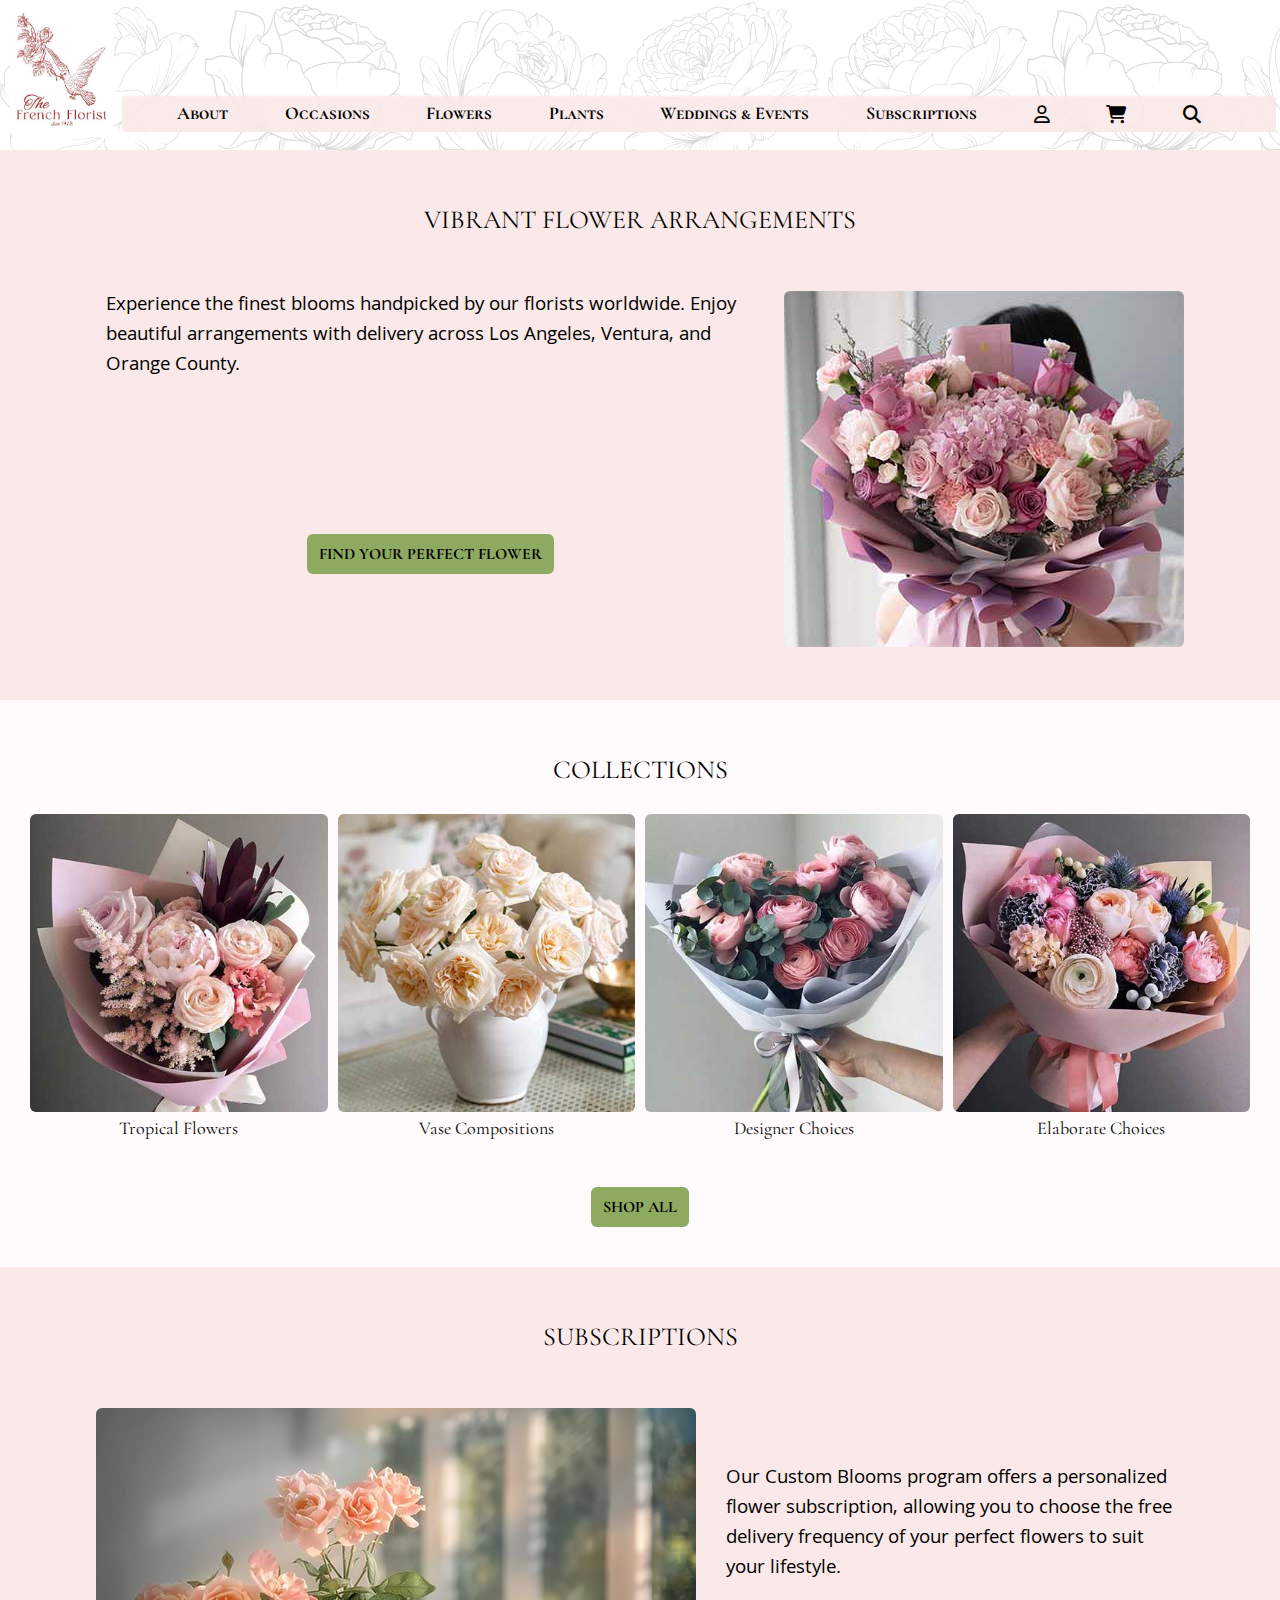
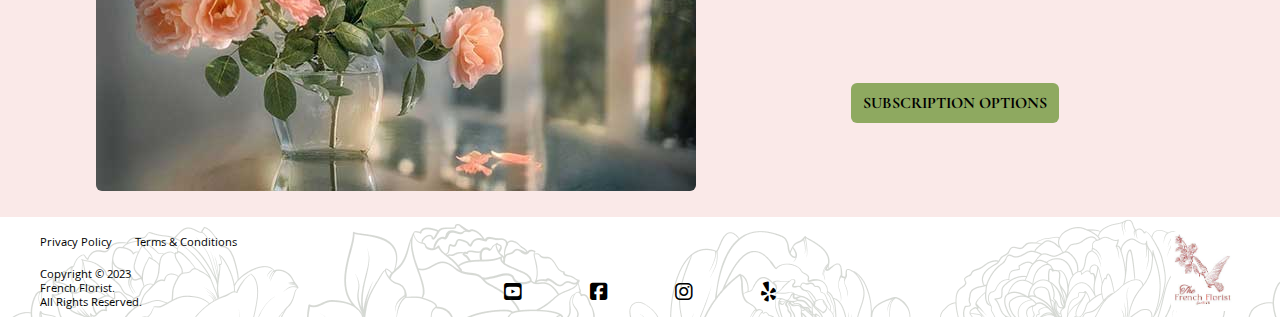
<file: root/index.html>
<!DOCTYPE html>
<html lang="en">

<head>
    <meta charset="utf-8">
    <meta http-equiv="X-UA-Compatible" content="ie=edge">
    <meta name="viewport" content="width=device-width, initial-scale=1">
    <title>French Florist</title>
    <!-- external CSS reset file -->
    <link href="css/reset.css" rel="stylesheet" type="text/css">
    <!-- Google fonts -->
    <link href="https://fonts.googleapis.com/css2?family=Cormorant+Garamond:wght@400;700&family=Khula:wght@400;700&family=Parisienne&display=swap" rel="stylesheet">
    <!-- Font Awesome -->
    <link rel="stylesheet" href="https://cdnjs.cloudflare.com/ajax/libs/font-awesome/6.5.1/css/all.min.css" type="text/css">
    <!-- jQuery CDN -->
    <script src="https://code.jquery.com/jquery-3.7.1.min.js" integrity="sha256-/JqT3SQfawRcv/BIHPThkBvs0OEvtFFmqPF/lYI/Cxo=" crossorigin="anonymous"></script>
    <!-- link to our own external js file -->
    <script src="scripts/main.js"></script>
    <!-- external stylesheet -->
    <link href="css/main.css" rel="stylesheet" type="text/css">
</head>

<body>
    <header>
            <div class="header-left">
                <a href="index.html" id="logoLink"><img src="images/logo_white.jpg" alt="logo" class="logo"></a>
            </div>
            <nav class="header-open">
                <ul>
                    <li id="flyout"><a href="pages/about.html">About</a>
                        <ul id="submenu">
                            <li><a href="pages/form.html">Contact Us</a></li>
                            <li class="bordered"><a href="#">Delivery Information</a></li>
                            <li><a href="#">Our Blog</a></li>
                        </ul>
                    </li>
                    <li><a href="pages/occasions.html">Occasions</a></li>
                    <li><a href="pages/flowers.html">Flowers</a></li>
                    <li><a href="pages/plants.html">Plants</a></li>
                    <li><a href="pages/events.html">Weddings &amp; Events</a></li>
                    <li><a href="pages/subscriptions.html">Subscriptions</a></li>
                    <li><a href="pages/account.html"><i class="fa-regular fa-user"></i></a></li>
                    <li><a href="pages/cart.html"><i class="fa-solid fa-cart-shopping"></i></a></li>
                    <li id="search"><a href="#"><i class="fa-solid fa-magnifying-glass"></i></a></li>
                </ul>
                <a href="#" class="showNav">
                    <i class="fa-solid fa-bars"></i>
                </a>
            </nav>
            <nav class="hamburger-menu">
                <ul>
                    <li><a href="pages/about.html">About</a></li>
                    <li><a href="pages/occasions.html">Occasions</a></li>
                    <li><a href="pages/flowers.html">Flowers</a></li>
                    <li><a href="pages/plants.html">Plants</a></li>
                    <li><a href="pages/events.html">Weddings &amp; Events</a></li>
                    <li><a href="pages/subscriptions.html">Subscriptions</a></li>
                    <li><a href="pages/account.html">My Account</a></li>
                    <li><a href="pages/cart.html">My Cart</a></li>
                </ul>
                <a href="#" class="closeNav">
                    <i class="fa-solid fa-xmark"></i>
                </a>
            </nav>
                <input type="text" class="searchBar" placeholder="Search for anything!">    
        </header>

    <main class="homePage">
        <section class="title">
            <h1 class="fadeIn">Welcome to<br><span>The French Florist</span></h1>
        </section>
        <section class="hero">
            <article>
                <h2>Vibrant Flower Arrangements</h2>
                <img src="images/home-page1.jpg" alt="bouquet of flowers">
                <p>Experience the finest blooms handpicked by our florists worldwide. Enjoy beautiful arrangements with delivery across Los Angeles, Ventura, and Orange County.</p>
                <a href="pages/flowers.html" class="btn">Find your perfect flower</a>
            </article>
        </section>
        
        <section class="collections">
            <h2>Collections</h2>
            <article class="showcase">
            <figure>
                <img src="images/collections1.jpg" alt="tropical flowers">
                <figcaption>Tropical Flowers</figcaption>
            </figure>
            <figure>
                <img src="images/collections2.jpg" alt="vase compositions">
                <figcaption>Vase Compositions</figcaption>
            </figure>
            <figure>
                <img src="images/collections3.jpg" alt="designer flowers">
                <figcaption>Designer Choices</figcaption>
            </figure>
            <figure>
                <img src="images/collections4.jpg" alt="elaborate flowers">
             <figcaption>Elaborate Choices</figcaption>
            </figure>
            </article>
            <a href="pages/flowers.html" class="btn">Shop All</a>
        </section>
        <section class="subs">
            <article>
                <h2>Subscriptions</h2>
                <img src="images/home_subs1.jpg" alt="pink flowers in glass vase">
                <p>Our Custom Blooms program offers a personalized flower subscription, allowing you to choose the free delivery frequency of your perfect flowers to suit your lifestyle.</p>
                <a href="pages/subscriptions.html" class="btn">Subscription Options</a>
            </article>
        </section>
    </main>

    <footer>
        <section class="info">
            <a href="#">Privacy Policy</a>
            <a href="#">Terms &amp; Conditions</a>
        </section>
        <section class="text">
            <p>Copyright &copy; 2023</p>
            <p>French Florist.</p>
            <p>All Rights Reserved.</p>
        </section>
        <section class="icons">
            <a href="https://www.youtube.com/c/FrenchFloristLosAngeles"><i class="fa-brands fa-square-youtube"></i></a>
            <a href="https://www.facebook.com/frenchflorist"><i class="fa-brands fa-square-facebook"></i></a>
            <a href="https://www.instagram.com/frenchflorist/"><i class="fa-brands fa-instagram"></i></a>
            <a href="https://www.yelp.com/biz/french-florist-los-angeles"><i class="fa-brands fa-yelp"></i></a>
        </section>
        <section class="logoPlacement">
            <img src="images/logo_white.jpg" class="logo" alt="logo">
        </section>

    </footer>


</body>


</html>
</file>
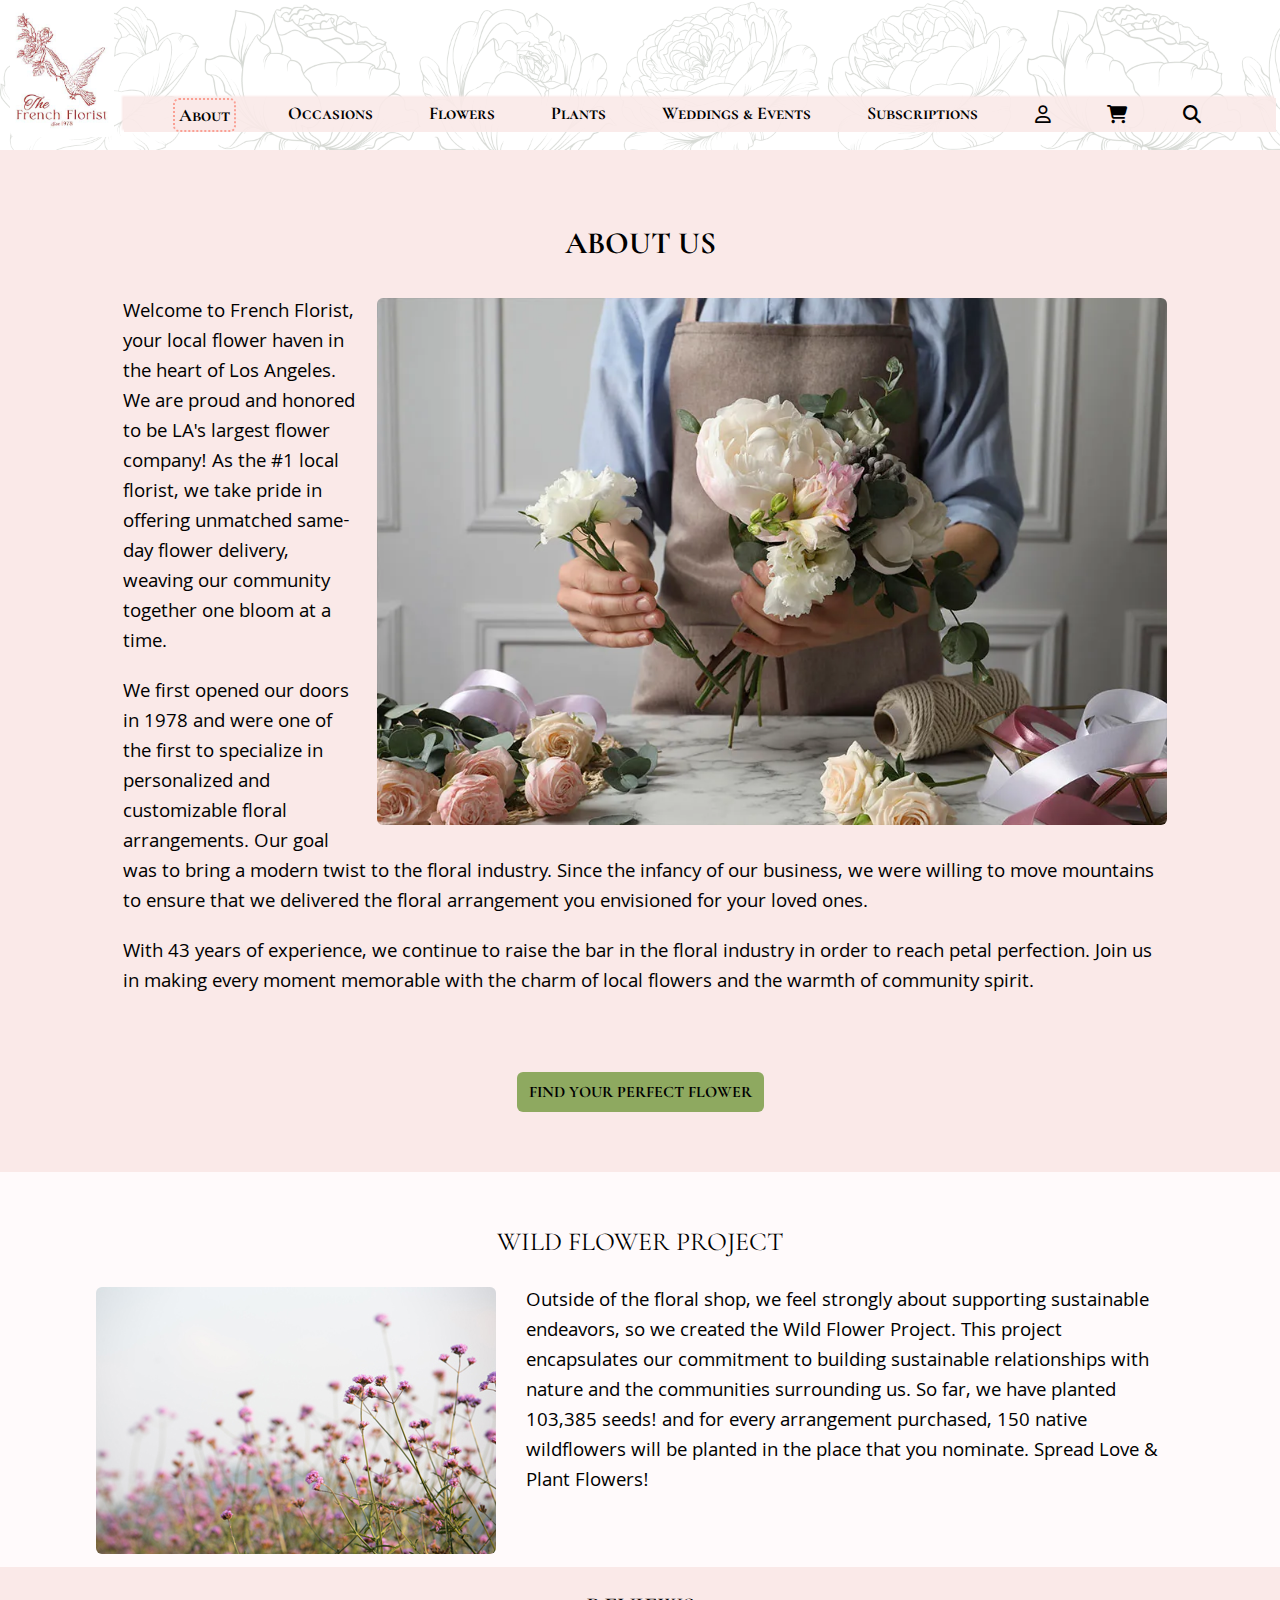
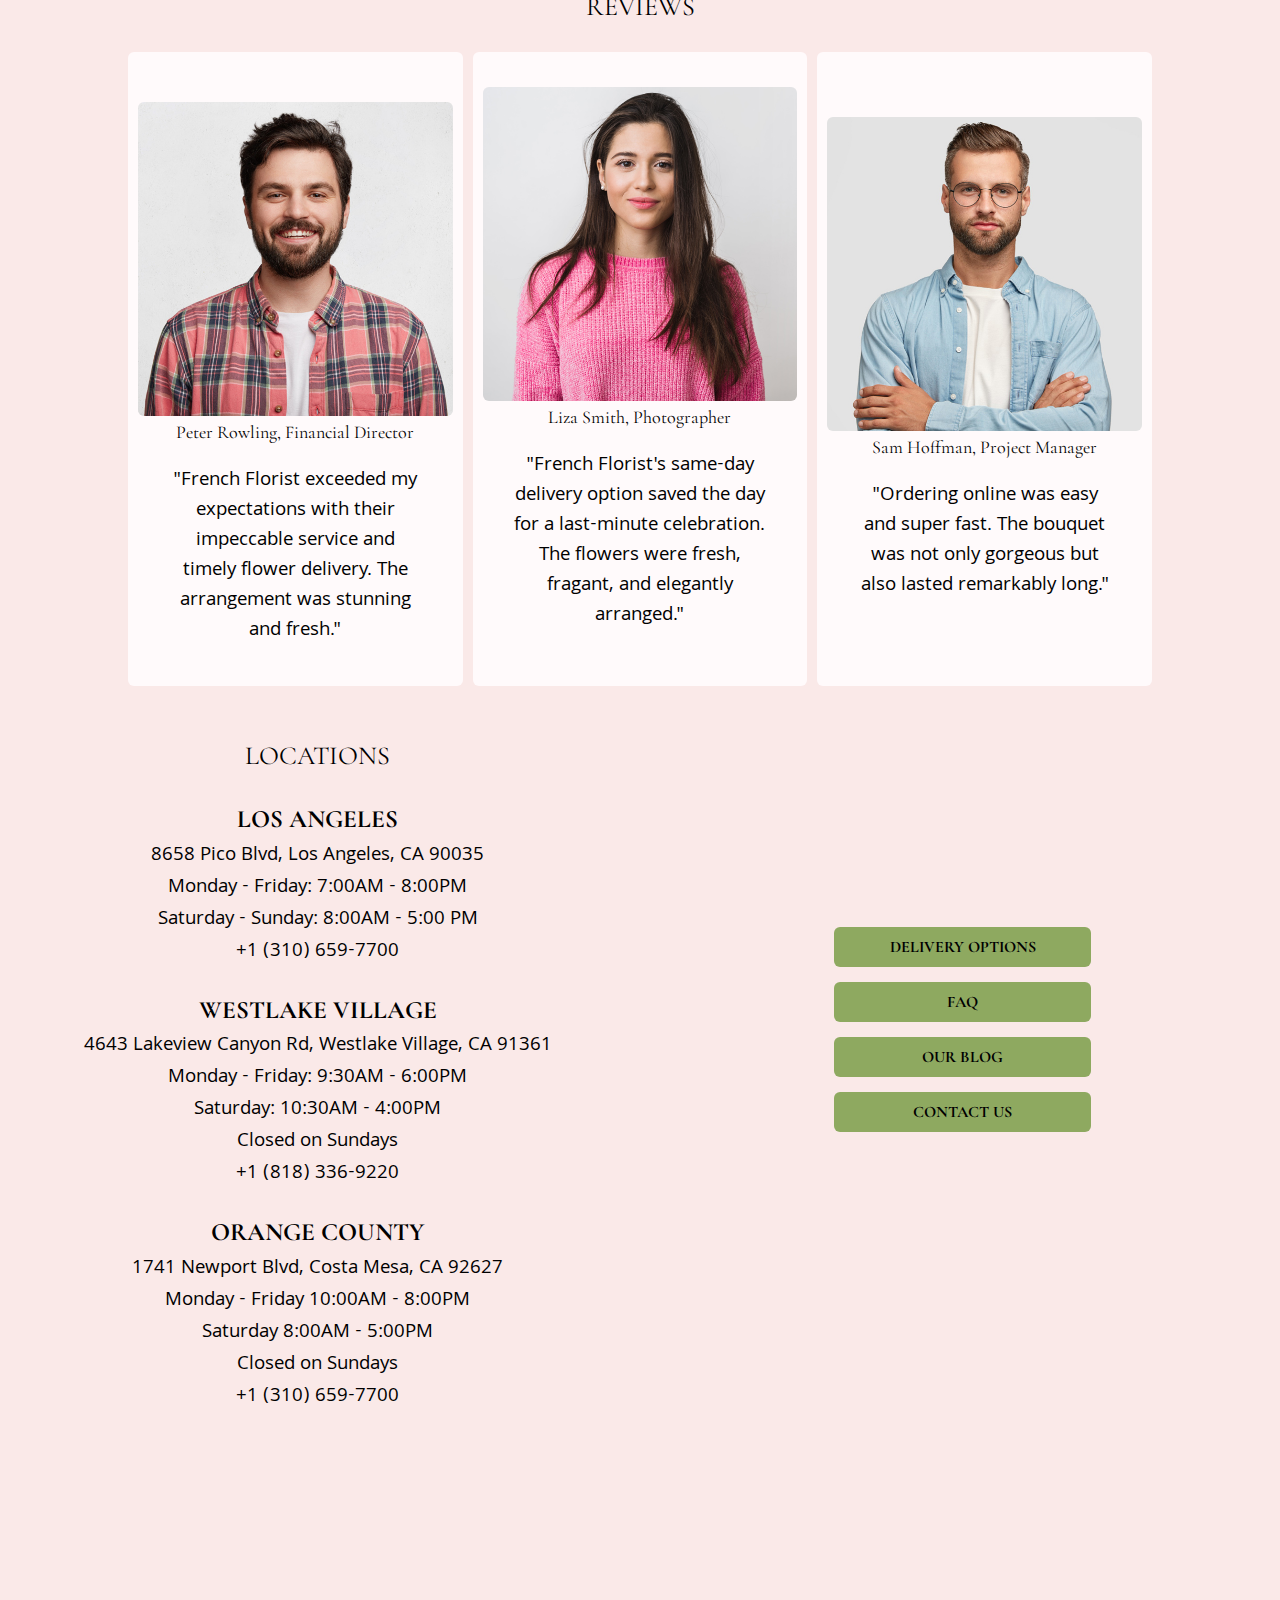
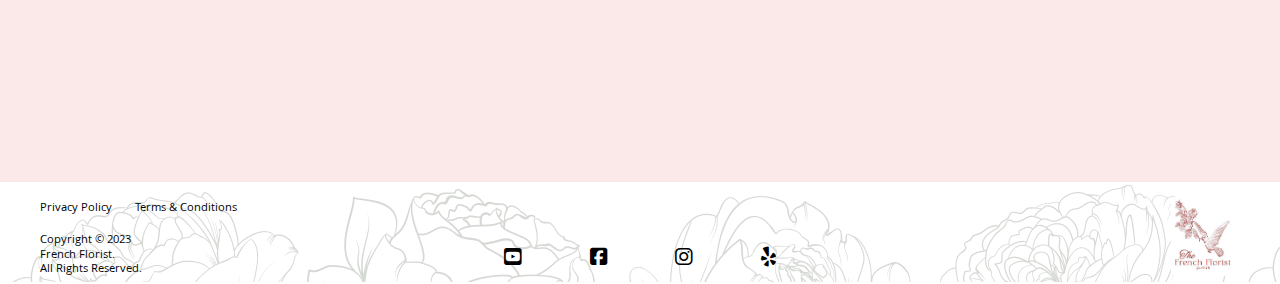
<file: root/pages/about.html>
<!DOCTYPE html>
<html lang="en">

<head>
    <meta charset="utf-8">
    <meta http-equiv="X-UA-Compatible" content="ie=edge">
    <meta name="viewport" content="width=device-width, initial-scale=1">
    <title>French Florist - About Us</title>
    <!-- external CSS reset file -->
    <link href="../css/reset.css" rel="stylesheet" type="text/css">
    <!-- Google fonts -->
    <link href="https://fonts.googleapis.com/css2?family=Cormorant+Garamond:wght@400;700&family=Khula:wght@400;700&display=swap" rel="stylesheet">
    <!-- Font Awesome -->
    <link rel="stylesheet" href="https://cdnjs.cloudflare.com/ajax/libs/font-awesome/6.5.1/css/all.min.css" type="text/css">
    <!-- jQuery CDN -->
    <script src="https://code.jquery.com/jquery-3.7.1.min.js" integrity="sha256-/JqT3SQfawRcv/BIHPThkBvs0OEvtFFmqPF/lYI/Cxo=" crossorigin="anonymous"></script>
    <!-- link to our own external js file -->
    <script src="../scripts/main.js"></script>
    <!-- external stylesheet -->
    <link href="../css/main.css" rel="stylesheet" type="text/css">
</head>

<body>
    <header>
        <div class="header-left">
            <a href="../index.html"><img src="../images/logo_white.jpg" alt="logo" class="logo"></a>
        </div>
        <nav class="header-open">
            <ul>
                <li class="current" id="flyout"><a href="../pages/about.html">About</a>
                    <ul id="submenu">
                        <li><a href="../pages/form.html">Contact Us</a></li>
                        <li class="bordered"><a href="#">Delivery Information</a></li>
                        <li><a href="#">Our Blog</a></li>
                    </ul>
                </li>
                <li><a href="../pages/occasions.html">Occasions</a></li>
                <li><a href="../pages/flowers.html">Flowers</a></li>
                <li><a href="../pages/plants.html">Plants</a></li>
                <li><a href="../pages/events.html">Weddings &amp; Events</a></li>
                <li> <a href="../pages/subscriptions.html">Subscriptions</a></li>
                <li><a href="../pages/account.html"><i class="fa-regular fa-user"></i></a></li>
                <li><a href="../pages/cart.html"><i class="fa-solid fa-cart-shopping"></i></a></li>
                <li id="search"><a href="#"><i class="fa-solid fa-magnifying-glass"></i></a></li>
            </ul>
            <a href="#" class="showNav">
                <i class="fa-solid fa-bars"></i>
            </a>
        </nav>
        <nav class="hamburger-menu">
            <ul>
                <li class="current"><a href="../pages/about.html">About</a></li>
                <li><a href="../pages/occasions.html">Occasions</a></li>
                <li><a href="../pages/flowers.html">Flowers</a></li>
                <li><a href="../pages/plants.html">Plants</a></li>
                <li><a href="../pages/events.html">Weddings &amp; Events</a></li>
                <li><a href="../pages/subscriptions.html">Subscriptions</a></li>
                <li><a href="../pages/account.html">My Account</a></li>
                <li><a href="../pages/cart.html">My Cart</a></li>
                <li><a href="../pages/form.html">Contact Us</a></li>
            </ul>
            <a href="#" class="closeNav">
                <i class="fa-solid fa-xmark"></i>
            </a>
        </nav>
        <input type="text" class="searchBar" placeholder="Search for anything!">
    </header>




    <main class="aboutPage">
        <section class="intro">
            <article>
                <h1>About Us</h1>
                <img src="../images/about.jpeg" alt="Flagship store">
                <p>Welcome to French Florist, your local flower haven in the heart of Los Angeles. We are proud and honored to be LA's largest flower company! As the #1 local florist, we take pride in offering unmatched same-day flower delivery, weaving our community together one bloom at a time.

                <p>We first opened our doors in 1978 and were one of the first to specialize in personalized and customizable floral arrangements. Our goal was to bring a modern twist to the floral industry. Since the infancy of our business, we were willing to move mountains to ensure that we delivered the floral arrangement you envisioned for your loved ones.</p>

                <p>With 43 years of experience, we continue to raise the bar in the floral industry in order to reach petal perfection. Join us in making every moment memorable with the charm of local flowers and the warmth of community spirit.</p>
                <a href="../pages/flowers.html" class="btn">Find your Perfect Flower</a>
            </article>
        </section>
        <section class="project">
            <article>
                <h2>Wild Flower Project</h2>
                <img src="../images/wildflower1.jpg" alt="Wild flower project">
                <p>Outside of the floral shop, we feel strongly about supporting sustainable endeavors, so we created the Wild Flower Project. This project encapsulates our commitment to building sustainable relationships with nature and the communities surrounding us. So far, we have planted 103,385 seeds! and for every arrangement purchased, 150 native wildflowers will be planted in the place that you nominate. Spread Love &amp; Plant Flowers!</p>
            </article>
        </section>

        <section class="container">
            <h2>Reviews</h2>
            <section class="reviews-flex">
                <article class="reviews">
                    <figure>
                        <img src="../images/review2.jpg" alt="review 1">
                        <figCaption>Peter Rowling, Financial Director</figCaption>
                    </figure>
                    <p>"French Florist exceeded my expectations with their impeccable service and timely flower delivery. The arrangement was stunning and fresh."</p>
                </article>
                <article class="reviews">
                    <figure>
                        <img src="../images/review1.jpg" alt="review 2">
                        <figCaption>Liza Smith, Photographer</figCaption>
                    </figure>
                    <p>"French Florist's same-day delivery option saved the day for a last-minute celebration. The flowers were fresh, fragant, and elegantly arranged."</p>

                </article>

                <article class="reviews">
                    <figure>
                        <img src="../images/review3.jpg" alt="review 3">
                        <figCaption>Sam Hoffman, Project Manager</figCaption>
                    </figure>
                    <p>"Ordering online was easy and super fast. The bouquet was not only gorgeous but also lasted remarkably long."</p>
                </article>
            </section>
        </section>


        <section class="locations">
            <article class="reviewGrid">
                <h2>Locations</h2>
                <section class="locLeft">
                    <h3>Los Angeles</h3>
                    <p>8658 Pico Blvd,
                        Los Angeles, CA 90035</p>
                    <p>Monday - Friday:
                        7:00AM - 8:00PM</p>
                    <p> Saturday - Sunday: 8:00AM - 5:00 PM</p>
                    <p>+1 (310) 659-7700</p>

                    <h3>Westlake Village</h3>
                    <p>4643 Lakeview Canyon Rd,
                        Westlake Village, CA 91361</p>
                    <p>Monday - Friday:
                        9:30AM - 6:00PM</p>
                    <p>Saturday:
                        10:30AM - 4:00PM</p>
                    <p>Closed on Sundays</p>
                    <p>+1 (818) 336-9220</p>

                    <h3>Orange County</h3>
                    <p>1741 Newport Blvd,
                        Costa Mesa, CA 92627</p>
                    <p>Monday - Friday
                        10:00AM - 8:00PM</p>
                    <p>Saturday
                        8:00AM - 5:00PM</p>
                    <p>Closed on Sundays</p>
                    <p>+1 (310) 659-7700</p>
                </section>
                <div class="locRight">
                    <iframe src="https://www.google.com/maps/embed?pb=!1m18!1m12!1m3!1d1696865.5178974704!2d-119.61329844912369!3d33.83319844792366!2m3!1f0!2f0!3f0!3m2!1i1024!2i768!4f13.1!3m3!1m2!1s0x80c2b9681cbfa321%3A0x314716dffa15768f!2sFrench%20Florist!5e0!3m2!1sen!2sus!4v1705683113820!5m2!1sen!2sus" width="425" height="350" style="border:0;" allowfullscreen="" loading="lazy" referrerpolicy="no-referrer-when-downgrade"></iframe>
                </div>
            </article>
            <article class="aboutLinks">
                <a href="#" class="btn">Delivery Options</a>
                <a href="#" class="btn">FAQ</a>
                <a href="#" class="btn">Our Blog</a>
                <a href="../pages/form.html" class="btn">Contact Us</a>
            </article>
        </section>
    </main>

    <footer>
        <section class="info">
            <a href="#">Privacy Policy</a>
            <a href="#">Terms &amp; Conditions</a>
        </section>
        <section class="text">
            <p>Copyright &copy; 2023</p>
            <p>French Florist.</p>
            <p>All Rights Reserved.</p>
        </section>
        <section class="icons">
            <a href="https://www.youtube.com/c/FrenchFloristLosAngeles"><i class="fa-brands fa-square-youtube"></i></a>
            <a href="https://www.facebook.com/frenchflorist"><i class="fa-brands fa-square-facebook"></i></a>
            <a href="https://www.instagram.com/frenchflorist/"><i class="fa-brands fa-instagram"></i></a>
            <a href="https://www.yelp.com/biz/french-florist-los-angeles"><i class="fa-brands fa-yelp"></i></a>
        </section>
        <section class="logoPlacement">
            <img src="../images/logo_white.jpg" class="logo" alt="logo">
        </section>

    </footer>
</body>

</html>
</file>
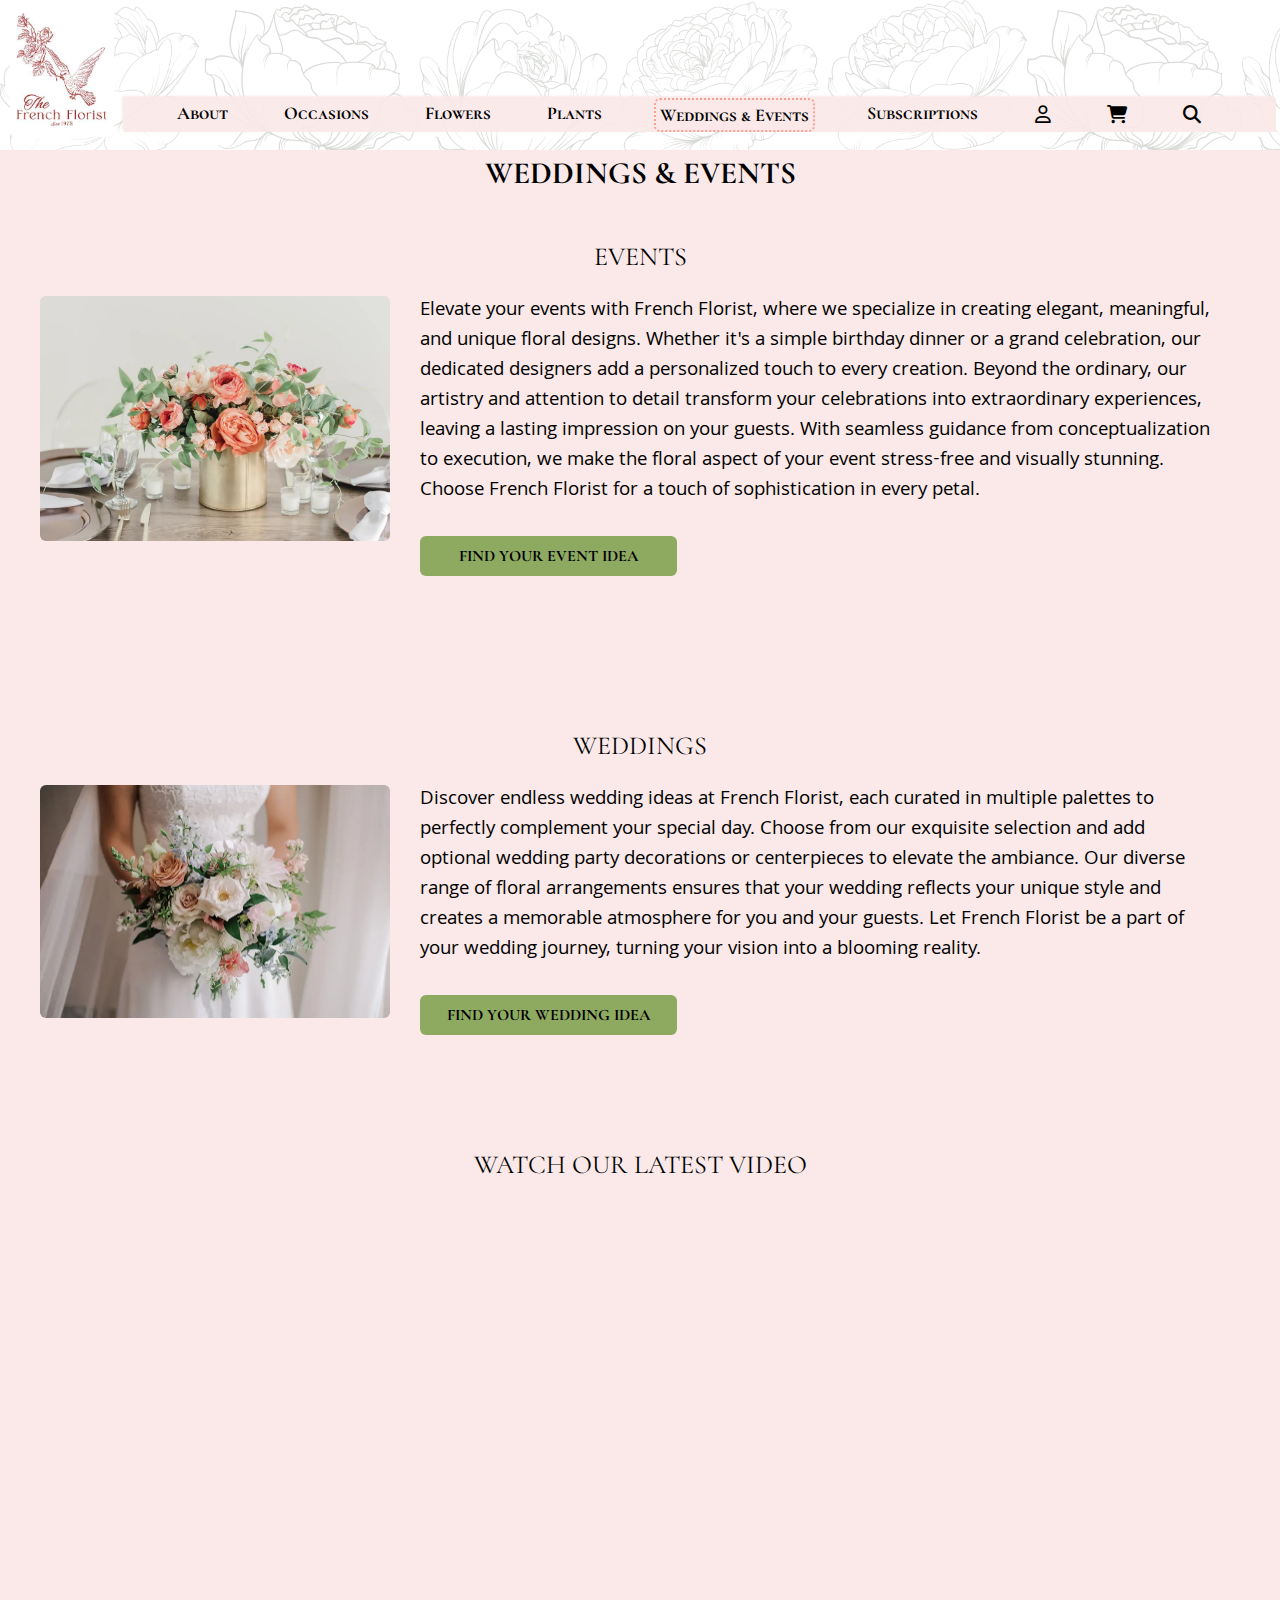
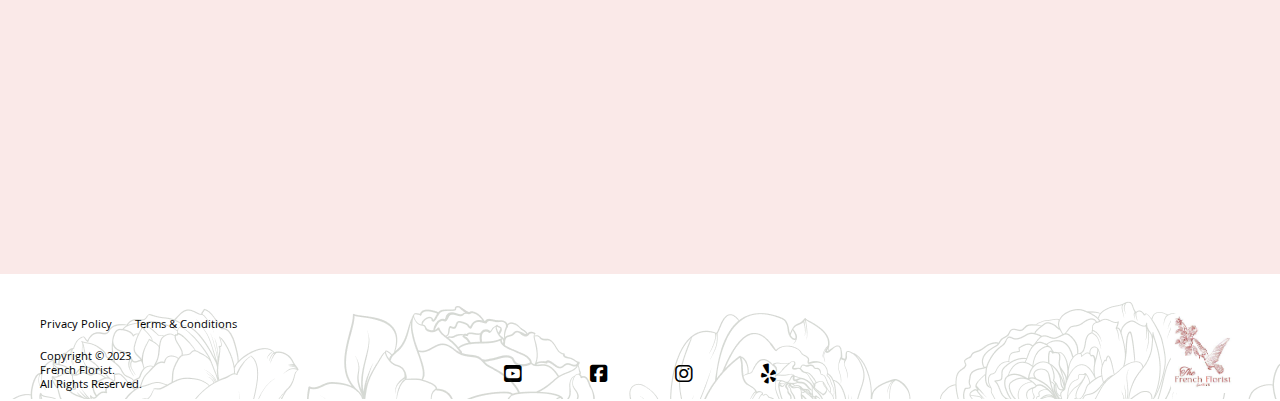
<file: root/pages/events.html>
<!DOCTYPE html>
<html lang="en">

<head>
    <meta charset="utf-8">
    <meta http-equiv="X-UA-Compatible" content="ie=edge">
    <meta name="viewport" content="width=device-width, initial-scale=1">

    <title>French Florist - Weddings &amp; Events</title>

    <!-- external CSS reset file -->
    <link href="../css/reset.css" rel="stylesheet" type="text/css">
    <!-- Google fonts -->
    <link href="https://fonts.googleapis.com/css2?family=Cormorant+Garamond:wght@400;700&family=Khula:wght@400;700&display=swap" rel="stylesheet">
    <!-- Font Awesome -->
    <link rel="stylesheet" href="https://cdnjs.cloudflare.com/ajax/libs/font-awesome/6.5.1/css/all.min.css" type="text/css">
    <!-- jQuery CDN -->
    <script src="https://code.jquery.com/jquery-3.7.1.min.js" integrity="sha256-/JqT3SQfawRcv/BIHPThkBvs0OEvtFFmqPF/lYI/Cxo=" crossorigin="anonymous"></script>
    <!-- link to our own external js file -->
    <script src="../scripts/main.js"></script>
    <!-- external stylesheet -->
    <link href="../css/main.css" rel="stylesheet" type="text/css">
</head>


<body>
    <header>
        <div class="header-left">
            <a href="../index.html"><img src="../images/logo_white.jpg" alt="logo" class="logo"></a>
        </div>
        <nav class="header-open">
            <ul>
                <li id="flyout"><a href="../pages/about.html">About</a>
                    <ul id="submenu">
                        <li><a href="../pages/form.html">Contact Us</a></li>
                        <li class="bordered"><a href="#">Delivery Information</a></li>
                        <li><a href="#">Our Blog</a></li>
                    </ul>
                </li>
                <li><a href="../pages/occasions.html">Occasions</a></li>
                <li><a href="../pages/flowers.html">Flowers</a></li>
                <li><a href="../pages/plants.html">Plants</a></li>

                <li class="current"><a href="../pages/events.html">Weddings &amp; Events</a></li>
                <li><a href="../pages/subscriptions.html">Subscriptions</a></li>

                <li><a href="../pages/account.html"><i class="fa-regular fa-user"></i></a></li>
                <li><a href="../pages/cart.html"><i class="fa-solid fa-cart-shopping"></i></a></li>
                <li id="search"><a href="#"><i class="fa-solid fa-magnifying-glass"></i></a></li>
            </ul>
            <a href="#" class="showNav">
                <i class="fa-solid fa-bars"></i>
            </a>
        </nav>
        <nav class="hamburger-menu">
            <ul>
                <li><a href="../pages/about.html">About</a></li>
                <li><a href="../pages/occasions.html">Occasions</a></li>
                <li><a href="../pages/flowers.html">Flowers</a></li>
                <li><a href="../pages/plants.html">Plants</a></li>

                <li class="current"><a href="../pages/events.html">Weddings &amp; Events</a></li>
                <li><a href="../pages/subscriptions.html">Subscriptions</a></li>

                <li><a href="../pages/account.html">My Account</a></li>
                <li><a href="../pages/cart.html">My Cart</a></li>
                <li><a href="../pages/form.html">Contact Us</a></li>
            </ul>
            <a href="#" class="closeNav">
                <i class="fa-solid fa-xmark"></i>
            </a>
        </nav>
        <input type="text" class="searchBar" placeholder="Search for anything!">
    </header>

    <!-- main container --> 
    <main class="eventsPage">
          <h1>Weddings &amp; Events</h1>
      <section class="events">
                <article>
                    <h2>Events</h2>
                    <div class="events-flex">
                    <img src="../images/eventsLarge.jpg" alt="Flagship store">
                    <div class="events-block">
                    <p>Elevate your events with French Florist, where we specialize in creating elegant, meaningful, and unique floral designs. Whether it's a simple birthday dinner or a grand celebration, our dedicated designers add a personalized touch to every creation. Beyond the ordinary, our artistry and attention to detail transform your celebrations into extraordinary experiences, leaving a lasting impression on your guests. With seamless guidance from conceptualization to execution, we make the floral aspect of your event stress-free and visually stunning. Choose French Florist for a touch of sophistication in every petal.
                    </p><a href="../pages/flowers.html" class="btn">Find Your Event Idea</a>
                    </div>
                 </div>
                    
                </article>
            </section> 
            
            <section class="events">
                <article>
                    <h2>Weddings</h2>
                    <div class="events-flex">
                    <img src="../images/weddingLarge.jpg" alt="Flagship store">
                    <div class="events-block">
                    <p>Discover endless wedding ideas at French Florist, each curated in multiple palettes to perfectly complement your special day. Choose from our exquisite selection and add optional wedding party decorations or centerpieces to elevate the ambiance. Our diverse range of floral arrangements ensures that your wedding reflects your unique style and creates a memorable atmosphere for you and your guests. Let French Florist be a part of your wedding journey, turning your vision into a blooming reality. </p>
                    <a href="../pages/flowers.html" class="btn">Find Your Wedding Idea</a>
                    </div>
                  </div>    
                </article>
            </section>
            
       <!-- Video Section -->
    <section class="video-section">
    <h2>Watch Our Latest Video</h2>
    <div class="video-container">
       <iframe width="980" height="551" src="https://www.youtube.com/embed/4uSHDue2pQ8?si=iMnNOY03OWwSL74L" title="YouTube video player" frameborder="0" allowfullscreen></iframe>
    </div>
</section>              

    </main>
   
    <footer>
        <section class="info">
            <a href="#">Privacy Policy</a>
            <a href="#">Terms &amp; Conditions</a>
        </section>
        <section class="text">
            <p>Copyright &copy; 2023</p>
            <p>French Florist.</p>
            <p>All Rights Reserved.</p>
        </section>
        <section class="icons">
            <a href="https://www.youtube.com/c/FrenchFloristLosAngeles"><i class="fa-brands fa-square-youtube"></i></a>
            <a href="https://www.facebook.com/frenchflorist"><i class="fa-brands fa-square-facebook"></i></a>
            <a href="https://www.instagram.com/frenchflorist/"><i class="fa-brands fa-instagram"></i></a>
            <a href="https://www.yelp.com/biz/french-florist-los-angeles"><i class="fa-brands fa-yelp"></i></a>
        </section>
        <section class="logoPlacement">
            <img src="../images/logo_white.jpg" class="logo" alt="logo">
        </section>
    </footer>
  </body>
</html>
</file>
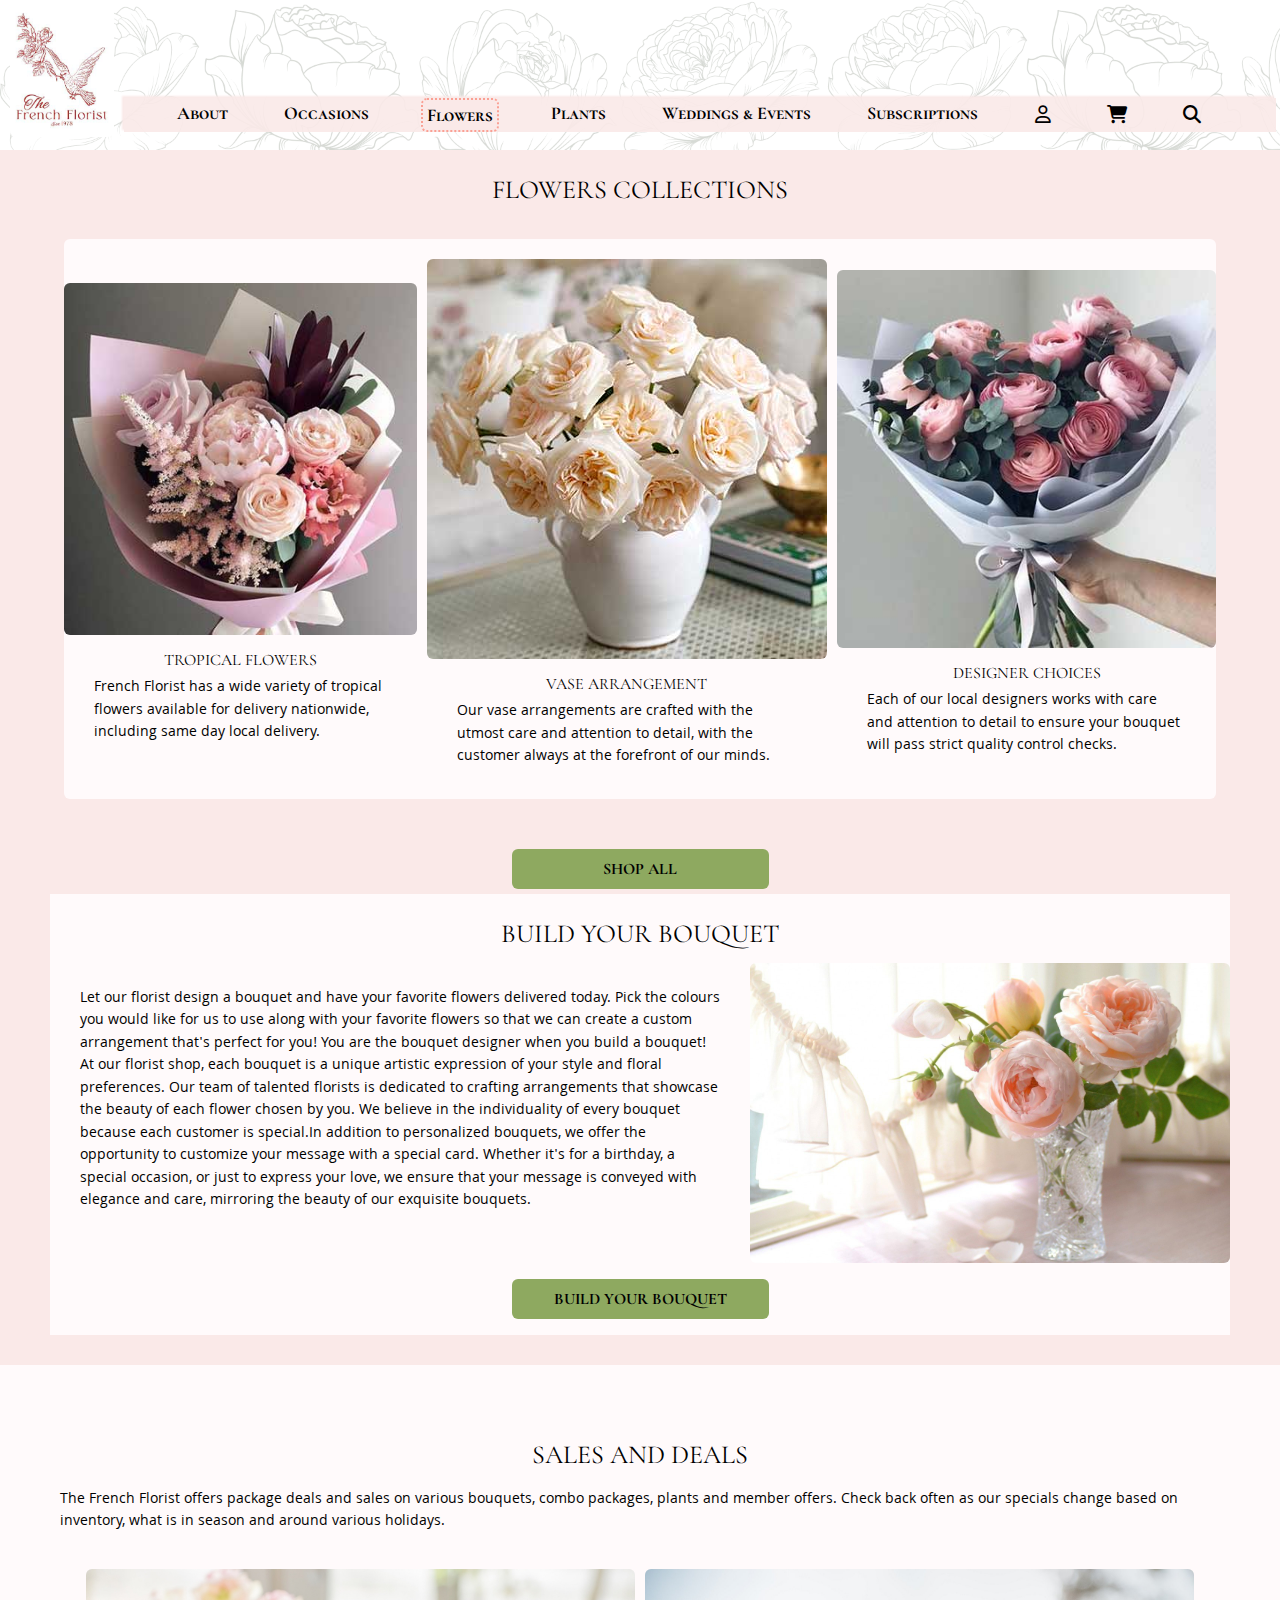
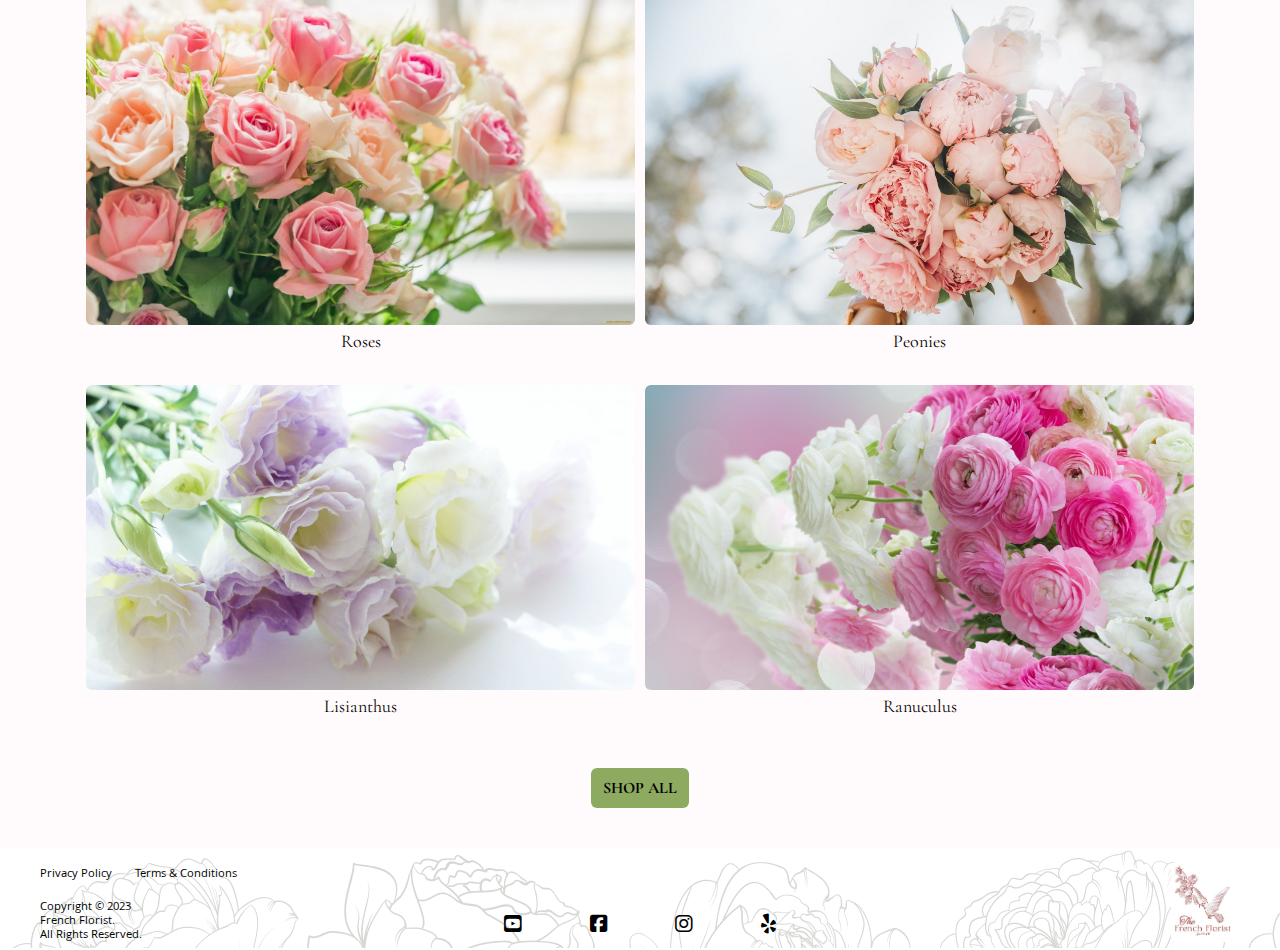
<file: root/pages/flowers.html>
<!DOCTYPE html>
<html lang="en">

<head>
    <meta charset="utf-8">
    <meta http-equiv="X-UA-Compatible" content="ie=edge">
    <meta name="viewport" content="width=device-width, initial-scale=1">
    <title>French Florist - Flowers</title>
    <!-- external CSS reset file -->
    <link href="../css/reset.css" rel="stylesheet" type="text/css">
    <!-- Google fonts -->
    <link href="https://fonts.googleapis.com/css2?family=Cormorant+Garamond:wght@400;700&family=Khula:wght@400;700&display=swap" rel="stylesheet">
    <!-- Font Awesome -->
    <link rel="stylesheet" href="https://cdnjs.cloudflare.com/ajax/libs/font-awesome/6.5.1/css/all.min.css" type="text/css">
    <!-- jQuery CDN -->
    <script src="https://code.jquery.com/jquery-3.7.1.min.js" integrity="sha256-/JqT3SQfawRcv/BIHPThkBvs0OEvtFFmqPF/lYI/Cxo=" crossorigin="anonymous"></script>
    <!-- link to our own external js file -->
    <script src="../scripts/main.js"></script>
    <!-- external stylesheet -->
    <link href="../css/main.css" rel="stylesheet" type="text/css">
</head>

<body>
    <header>
        <div class="header-left">
            <a href="../index.html"><img src="../images/logo_white.jpg" alt="logo" class="logo"></a>
        </div>
        <nav class="header-open">
            <ul>
                <li id="flyout"><a href="../pages/about.html">About</a>
                    <ul id="submenu">
                        <li><a href="../pages/form.html">Contact Us</a></li>
                        <li class="bordered"><a href="#">Delivery Information</a></li>
                        <li><a href="#">Our Blog</a></li>
                    </ul>
                </li>
                <li><a href="../pages/occasions.html">Occasions</a></li>
                <li class="current"><a href="../pages/flowers.html">Flowers</a></li>
                <li><a href="../pages/plants.html">Plants</a></li>
                <li><a href="../pages/events.html">Weddings &amp; Events</a></li>
                <li><a href="../pages/subscriptions.html">Subscriptions</a></li>
                <li><a href="../pages/account.html"><i class="fa-regular fa-user"></i></a></li>
                <li><a href="../pages/cart.html"><i class="fa-solid fa-cart-shopping"></i></a></li>
                <li id="search"><a href="#"><i class="fa-solid fa-magnifying-glass"></i></a></li>
            </ul>
            <a href="#" class="showNav">
                <i class="fa-solid fa-bars"></i>
            </a>
        </nav>
        <nav class="hamburger-menu">
            <ul>
                <li><a href="../pages/about.html">About</a></li>
                <li><a href="../pages/occasions.html">Occasions</a></li>
                <li class="current"><a href="../pages/flowers.html">Flowers</a></li>
                <li><a href="../pages/plants.html">Plants</a></li>
                <li><a href="../pages/events.html">Weddings &amp; Events</a></li>
                <li><a href="../pages/subscriptions.html">Subscriptions</a></li>
                <li><a href="../pages/account.html">My Account</a></li>
                <li><a href="../pages/cart.html">My Cart</a></li>
                <li><a href="../pages/form.html">Contact Us</a></li>
            </ul>
            <a href="#" class="closeNav">
                <i class="fa-solid fa-xmark"></i>
            </a>
        </nav>
        <input type="text" class="searchBar" placeholder="Search for anything!">
    </header>

    <main class="flowersPage">
       <section class="fpSection">
        <h2>Flowers Collections</h2>
        <section class="fpCollections">
            <article class="fpUnit">
                <figure>
                    <img src="../images/collections1.jpg" alt="bouquet of flowers">
                    <figcaption>Tropical Flowers</figcaption>
                </figure>
                <p>French Florist has a wide variety of tropical flowers available for delivery nationwide, including same day local delivery. </p>
            </article>
            
                <article class="fpUnit">
                <figure>
                    <img src="../images/collections2.jpg" alt="bouquet of flowers">
                    <figcaption>Vase Arrangement</figcaption>
                </figure>
                <p>Our vase arrangements are crafted with the utmost care and attention to detail, with the customer always at the forefront of our minds. </p>
            </article>        

            <article class="fpUnit">
                <figure>
                    <img src="../images/collections3.jpg" alt="bouquet of flowers">
                    <figcaption>Designer Choices</figcaption>
                </figure>
                <p>Each of our local designers works with care and attention to detail to ensure your bouquet will pass strict quality control checks.</p>
            </article>
            
        </section>
        <a href="#" class="btn">Shop All</a>
        </section>

        <section class="fpBuild">
            <h2>Build Your Bouquet</h2>
            <article class="fpBart">
                <p>Let our florist design a bouquet and have your favorite flowers delivered today. Pick the colours you would like for us to use along with your favorite flowers so that we can create a custom arrangement that's perfect for you! You are the bouquet designer when you build a bouquet! At our florist shop, each bouquet is a unique artistic expression of your style and floral preferences. Our team of talented florists is dedicated to crafting arrangements that showcase the beauty of each flower chosen by you. We believe in the individuality of every bouquet because each customer is special.In addition to personalized bouquets, we offer the opportunity to customize your message with a special card. Whether it's for a birthday, a special occasion, or just to express your love, we ensure that your message is conveyed with elegance and care, mirroring the beauty of our exquisite bouquets.</p>
                <img src="../images/fpBuild.jpeg" alt="bouquet of flowers">

            </article>
            <a href="../pages/subscriptions.html" class="btn">Build Your Bouquet</a>
        </section>

        <section class="collections">
            <h2>Sales and Deals</h2>
            <p>The French Florist offers package deals and sales on various bouquets, combo packages, plants and member offers.  Check back often as our specials change based on inventory, what is in season and around various holidays.  </p>
            <article class="salesShowcase">
            <figure>
                <img src="../images/fpSalesRoses.jpeg" alt="tropical flowers">
                <figcaption>Roses</figcaption>
            </figure>
            <figure>
                <img src="../images/fpSalesPeonies.jpeg" alt="vase compositions">
                <figcaption>Peonies</figcaption>
            </figure>
            <figure>
                <img src="../images/fpBuildLisianthus.jpeg" alt="designer flowers">
                <figcaption>Lisianthus</figcaption>
            </figure>
            <figure>
                <img src="../images/fpBuildRanunculus.jpeg" alt="elaborate flowers">
             <figcaption>Ranuculus</figcaption>
            </figure>
            </article>
            <a href="pages/flowers.html" class="btn">Shop All</a>
        </section>

</main>

    <footer>
        <section class="info">
            <a href="#">Privacy Policy</a>
            <a href="#">Terms &amp; Conditions</a>
        </section>
        <section class="text">
            <p>Copyright &copy; 2023</p>
            <p>French Florist.</p>
            <p>All Rights Reserved.</p>
        </section>
        <section class="icons">
            <a href="https://www.youtube.com/c/FrenchFloristLosAngeles"><i class="fa-brands fa-square-youtube"></i></a>
            <a href="https://www.facebook.com/frenchflorist"><i class="fa-brands fa-square-facebook"></i></a>
            <a href="https://www.instagram.com/frenchflorist/"><i class="fa-brands fa-instagram"></i></a>
            <a href="https://www.yelp.com/biz/french-florist-los-angeles"><i class="fa-brands fa-yelp"></i></a>
        </section>
        <section class="logoPlacement">
            <img src="../images/logo_white.jpg" class="logo" alt="logo">
        </section>

    </footer>

</body>

</html>
</file>
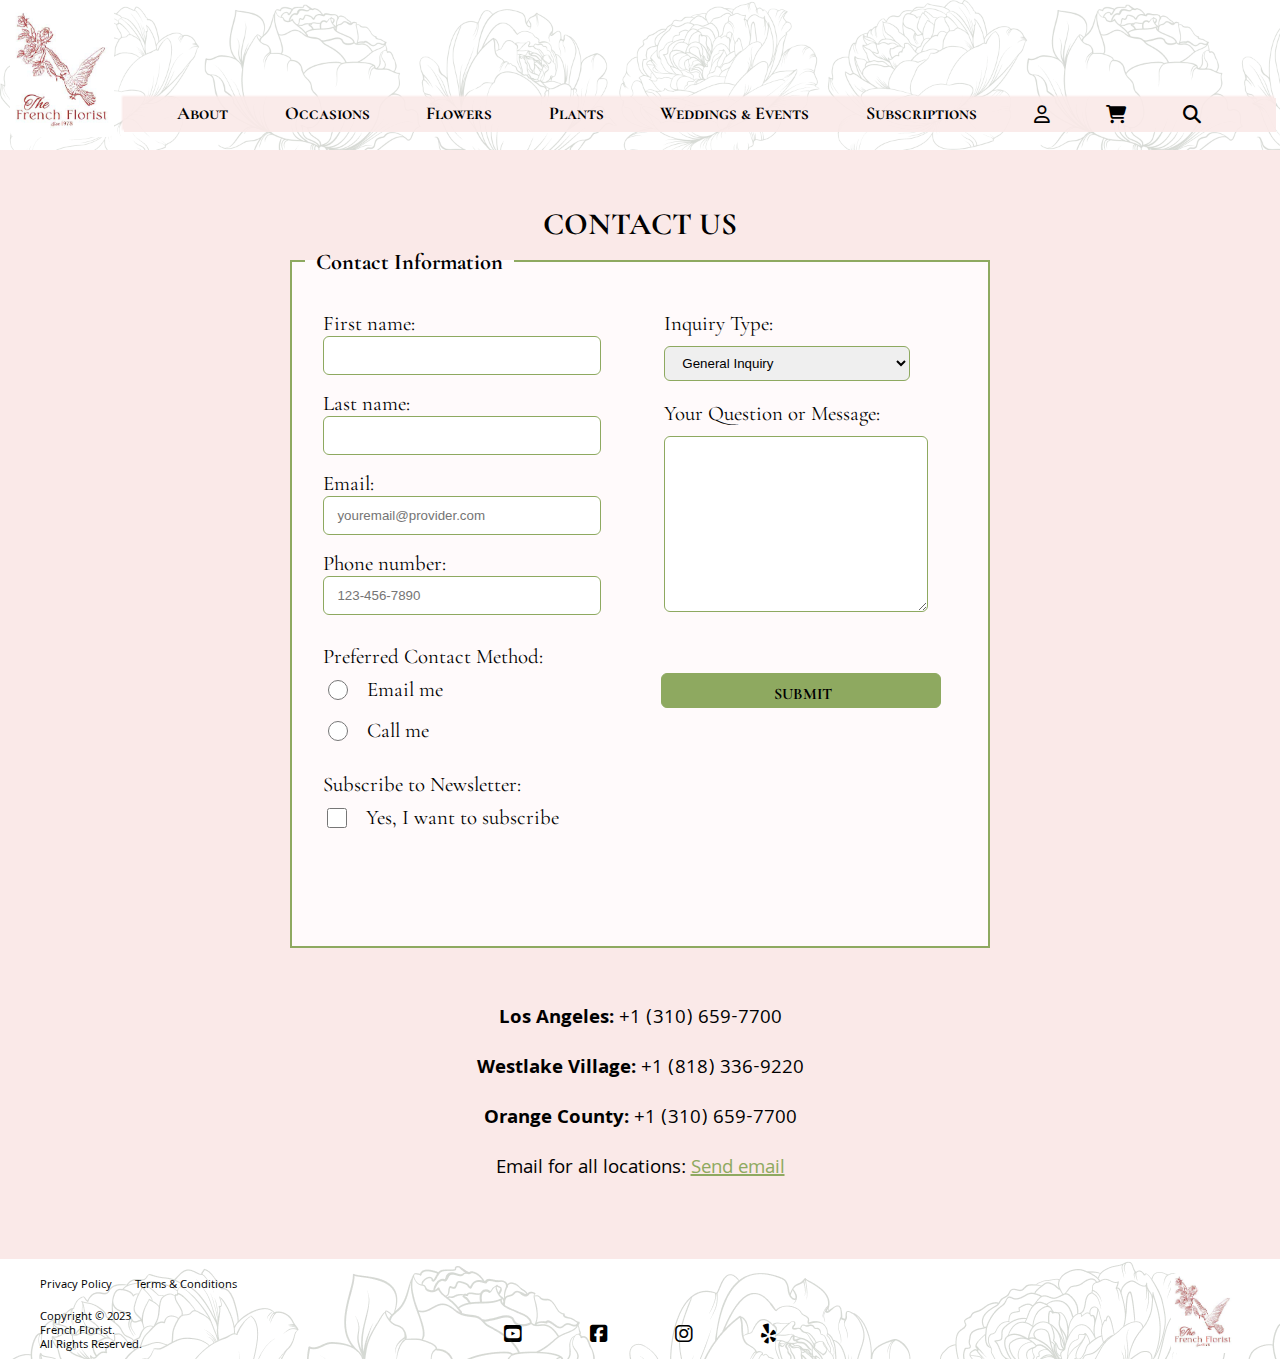
<file: root/pages/form.html>
<!DOCTYPE html>
<html lang="en">

<head>
    <meta charset="utf-8">
    <meta http-equiv="X-UA-Compatible" content="ie=edge">
    <meta name="viewport" content="width=device-width, initial-scale=1">
    <title>French Florist - Contact Us</title>
    <!-- external CSS reset file -->
    <link href="../css/reset.css" rel="stylesheet" type="text/css">
    <!-- Google fonts -->
    <link href="https://fonts.googleapis.com/css2?family=Cormorant+Garamond:wght@400;700&family=Khula:wght@400;700&display=swap" rel="stylesheet">
    <!-- Font Awesome -->
    <link rel="stylesheet" href="https://cdnjs.cloudflare.com/ajax/libs/font-awesome/6.5.1/css/all.min.css" type="text/css">
    <!-- jQuery CDN -->
    <script src="https://code.jquery.com/jquery-3.7.1.min.js" integrity="sha256-/JqT3SQfawRcv/BIHPThkBvs0OEvtFFmqPF/lYI/Cxo=" crossorigin="anonymous"></script>
    <!-- link to our own external js file -->
    <script src="../scripts/main.js"></script>
    <!-- external stylesheet -->
    <link href="../css/main.css" rel="stylesheet" type="text/css">
</head>

<body>
    <header>
        <div class="header-left">
            <a href="../index.html"><img src="../images/logo_white.jpg" alt="logo" class="logo"></a>
        </div>
        <nav class="header-open">
            <ul>
                <li id="flyout"><a href="../pages/about.html">About</a>
                    <ul id="submenu">
                        <li><a href="../pages/form.html">Contact Us</a></li>
                        <li class="bordered"><a href="#">Delivery Information</a></li>
                        <li><a href="#">Our Blog</a></li>
                    </ul>
                </li>
                <li><a href="../pages/occasions.html">Occasions</a></li>
                <li><a href="../pages/flowers.html">Flowers</a></li>
                <li><a href="../pages/plants.html">Plants</a></li>
                <li><a href="../pages/events.html">Weddings &amp; Events</a></li>
                <li><a href="../pages/subscriptions.html">Subscriptions</a></li>
                <li><a href="../pages/account.html"><i class="fa-regular fa-user"></i></a></li>
                <li><a href="../pages/cart.html"><i class="fa-solid fa-cart-shopping"></i></a></li>
                <li id="search"><a href="#"><i class="fa-solid fa-magnifying-glass"></i></a></li>
            </ul>
            <a href="#" class="showNav">
                <i class="fa-solid fa-bars"></i>
            </a>
        </nav>
        <nav class="hamburger-menu">
            <ul>
                <li><a href="../pages/about.html">About</a></li>
                <li><a href="../pages/occasions.html">Occasions</a></li>
                <li><a href="../pages/flowers.html">Flowers</a></li>
                <li><a href="../pages/plants.html">Plants</a></li>
                <li><a href="../pages/events.html">Weddings &amp; Events</a></li>
                <li><a href="../pages/subscriptions.html">Subscriptions</a></li>
                <li><a href="../pages/account.html">My Account</a></li>
                <li><a href="../pages/cart.html">My Cart</a></li>
                <li><a href="../pages/form.html">Contact Us</a></li>
            </ul>
            <a href="#" class="closeNav">
                <i class="fa-solid fa-xmark"></i>
            </a>
        </nav>
        <input type="text" class="searchBar" placeholder="Search for anything!">
    </header>

    <main class="formPage">
        <form class="contactForm">
            <h1>Contact Us</h1>
            <fieldset>
                <legend>Contact Information</legend>
                <section class="form1">
                    <ul>
                        <li>
                            <label for="fname">First name:</label>
                            <input type="text" id="fname" name="fname" required>
                        </li>
                        <li>
                            <label for="fname">Last name:</label>
                            <input type="text" id="lname" name="lname" required>
                        </li>
                        <li>
                            <label for="email">Email:</label>
                            <input type="email" id="email" name="email" required pattern="[a-z0-9._%+\-]+@[a-z0-9.\-]+\.[a-z]{2,}$" placeholder="youremail@provider.com">
                        </li>
                        <li>
                            <label for="phone">Phone number:</label>
                            <input type="tel" id="phone" name="phone" required pattern="[0-9]{3}-[0-9]{3}-[0-9]{4}" placeholder="123-456-7890">
                        </li>
                    </ul>
                    <h5>Preferred Contact Method:</h5>
                        <ul>
                            <li class="form-inline">
                                <input type="radio" id="emailPref" value="emailPref" name="preference" required>
                                <label for="emailPref">Email me</label>
                            </li>
                            <li class="form-inline">
                                <input type="radio" id="phonePref" value="phonePref" name="preference" required>
                                <label for="phonePref">Call me</label>
                            </li>
                        </ul>
                    <h5>Subscribe to Newsletter:</h5>
                    <ul>
                        <li class="form-inline">
                            <input type="checkbox" name="newsletter" id="newsletter">
                            <label for="newsletter">Yes, I want to subscribe</label>
                        </li>
                    </ul>
                </section>
                <section class="form2">
                    <label for="inquiry">Inquiry Type:</label>
                    <select name="inquiry" id="inquiry">
                        <option value="general">General Inquiry</option>
                        <option value="order">Order Related</option>
                        <option value="feedback">Feedback</option>
                    </select>
                    <label for="message">Your Question or Message:</label>
                    <textarea name="message" id="message"></textarea>
                </section>
                <input type="submit" id="submit" class="btn" value="Submit">
            </fieldset>
        </form>

        <section class="formPageLowerHalf">
            <p><span>Los Angeles:</span> +1 (310) 659-7700</p>
            <p><span>Westlake Village:</span> +1 (818) 336-9220</p>
            <p><span>Orange County:</span> +1 (310) 659-7700</p>

            <p>Email for all locations: <a href="mailto:frenchflorist@gmail.com">Send email</a></p>
        </section>

    </main>

    <footer>
        <section class="info">
            <a href="#">Privacy Policy</a>
            <a href="#">Terms &amp; Conditions</a>
        </section>
        <section class="text">
            <p>Copyright &copy; 2023</p>
            <p>French Florist.</p>
            <p>All Rights Reserved.</p>
        </section>
        <section class="icons">
            <a href="https://www.youtube.com/c/FrenchFloristLosAngeles"><i class="fa-brands fa-square-youtube"></i></a>
            <a href="https://www.facebook.com/frenchflorist"><i class="fa-brands fa-square-facebook"></i></a>
            <a href="https://www.instagram.com/frenchflorist/"><i class="fa-brands fa-instagram"></i></a>
            <a href="https://www.yelp.com/biz/french-florist-los-angeles"><i class="fa-brands fa-yelp"></i></a>
        </section>
        <section class="logoPlacement">
            <img src="../images/logo_white.jpg" class="logo" alt="logo">
        </section>

    </footer>

</body>


</html>
</file>
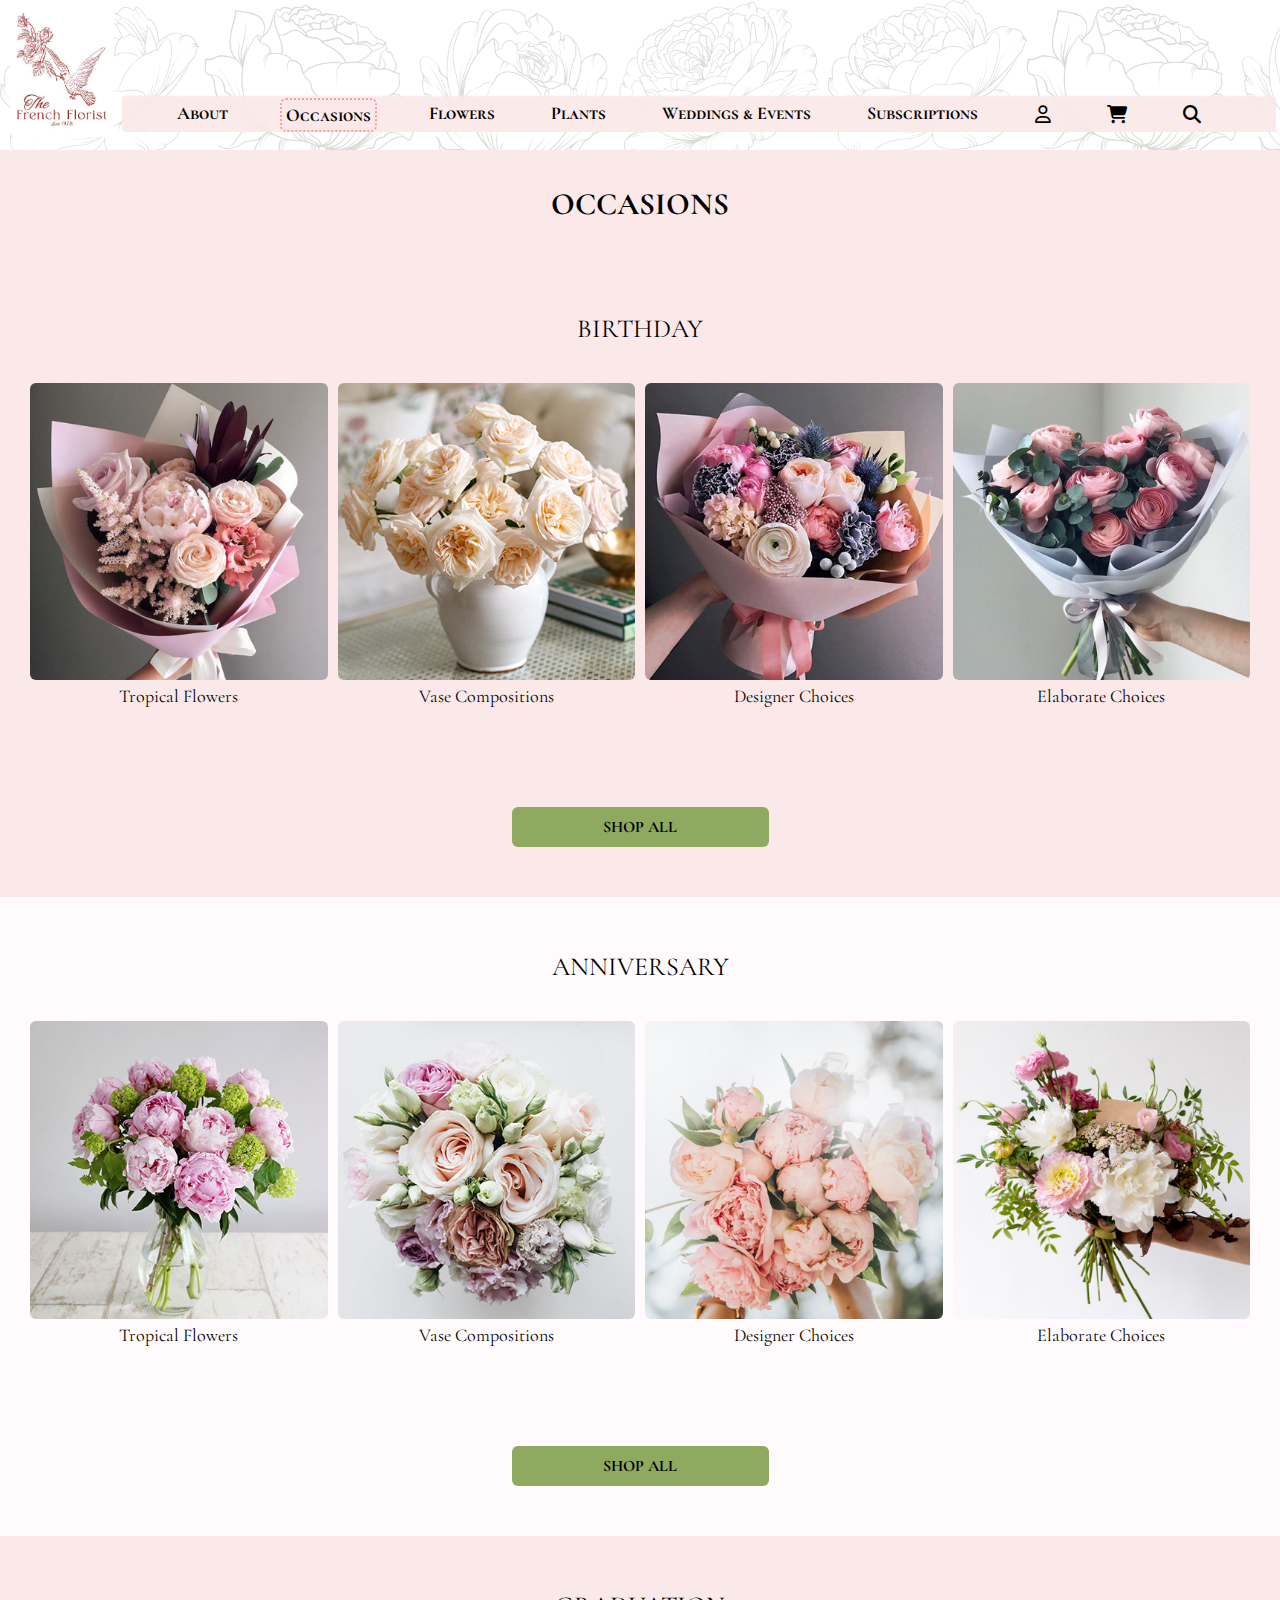
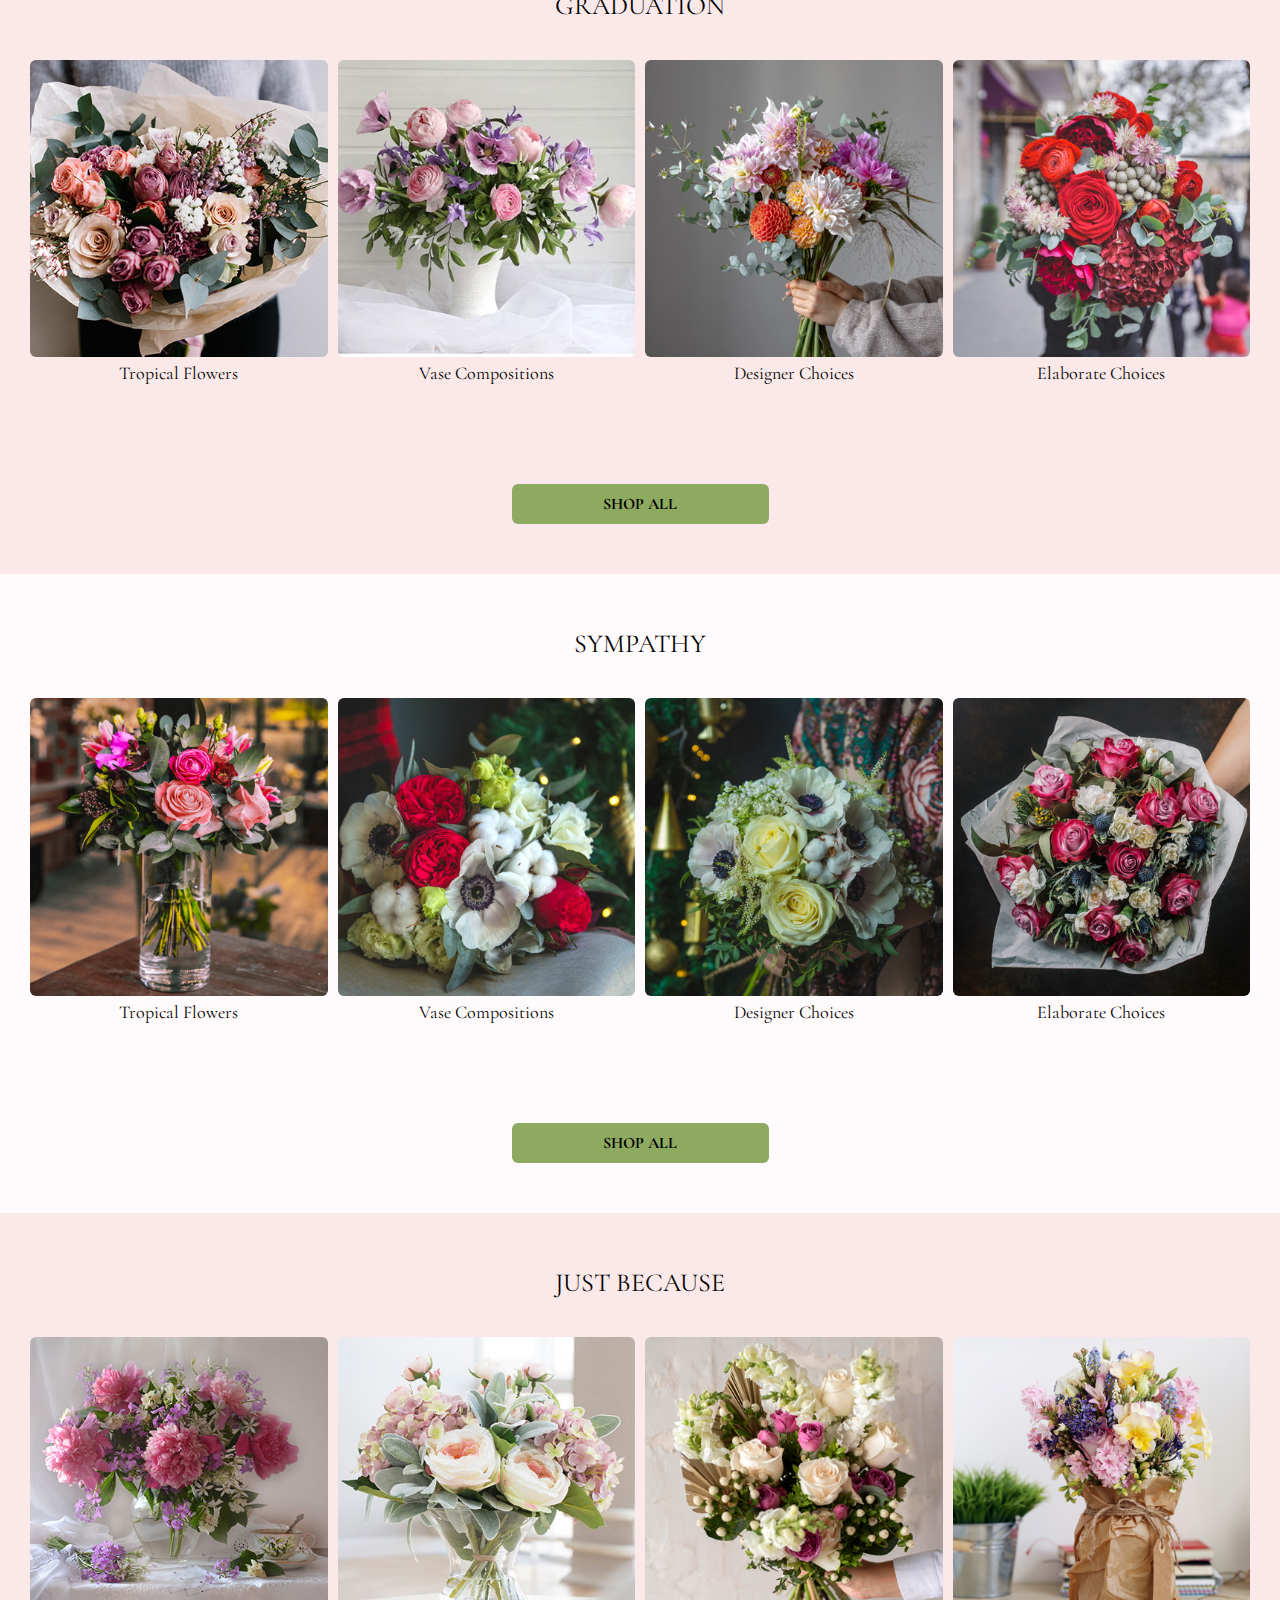
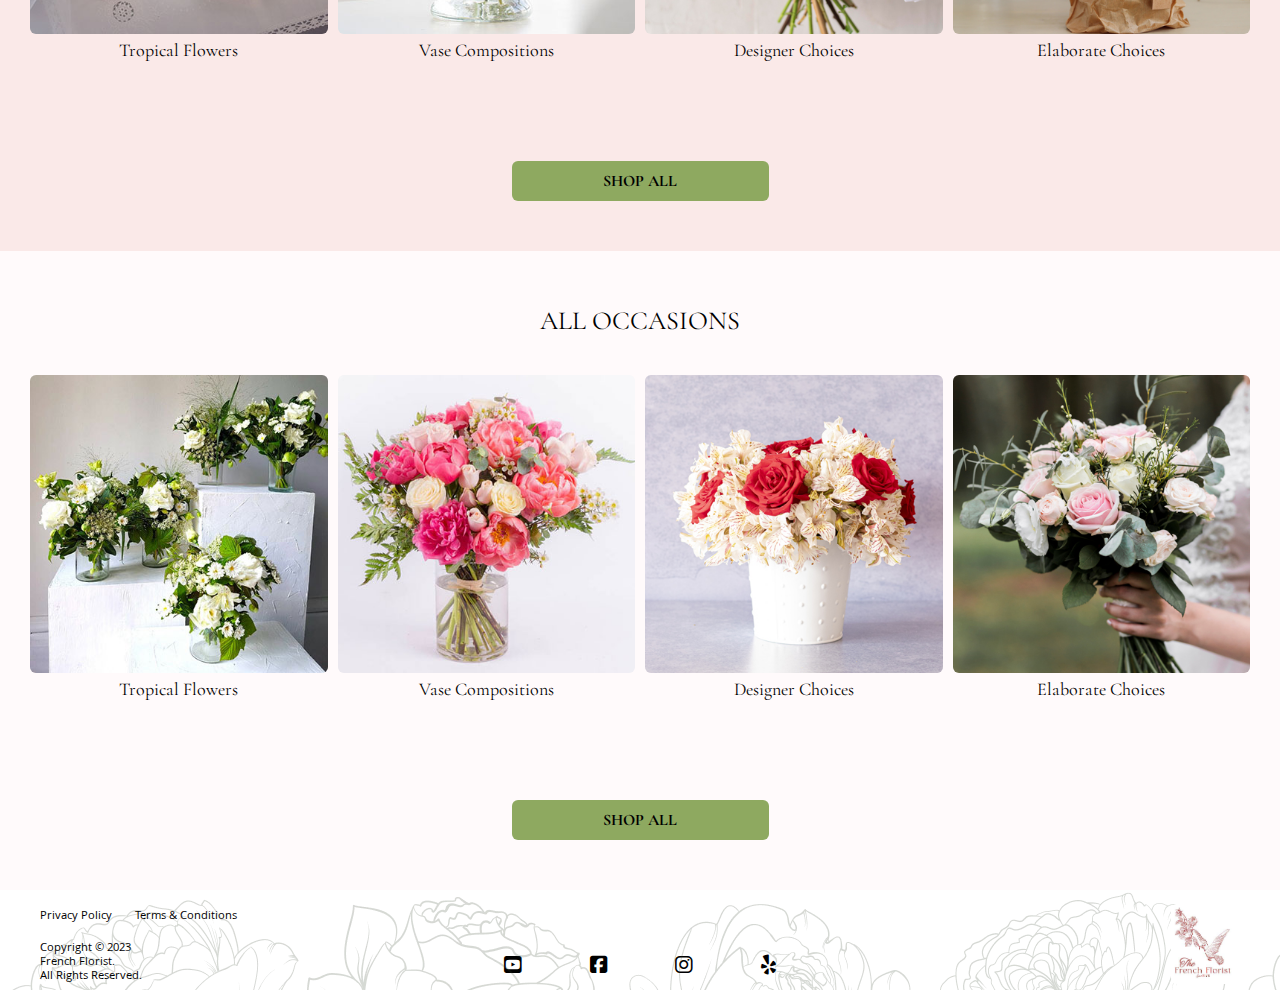
<file: root/pages/occasions.html>
<!DOCTYPE html>
<html lang="en">

<head>
    <meta charset="utf-8">
    <meta http-equiv="X-UA-Compatible" content="ie=edge">
    <meta name="viewport" content="width=device-width, initial-scale=1">
    <title>French Florist - Occasions</title>
    <!-- external CSS reset file -->
    <link href="../css/reset.css" rel="stylesheet" type="text/css">
    <!-- Google fonts -->
    <link href="https://fonts.googleapis.com/css2?family=Cormorant+Garamond:wght@400;700&family=Khula:wght@400;700&display=swap" rel="stylesheet">
    <!-- Font Awesome -->
    <link rel="stylesheet" href="https://cdnjs.cloudflare.com/ajax/libs/font-awesome/6.5.1/css/all.min.css" type="text/css">
    <!-- jQuery CDN -->
    <script src="https://code.jquery.com/jquery-3.7.1.min.js" integrity="sha256-/JqT3SQfawRcv/BIHPThkBvs0OEvtFFmqPF/lYI/Cxo=" crossorigin="anonymous"></script>
    <!-- link to our own external js file -->
    <script src="../scripts/main.js"></script>
    <!-- external stylesheet -->
    <link href="../css/main.css" rel="stylesheet" type="text/css">
</head>

<body>
    <header>
        <div class="header-left">
            <a href="../index.html"><img src="../images/logo_white.jpg" alt="logo" class="logo"></a>
        </div>
        <nav class="header-open">
            <ul>
                <li id="flyout"><a href="../pages/about.html">About</a>
                    <ul id="submenu">
                        <li><a href="../pages/form.html">Contact Us</a></li>
                        <li class="bordered"><a href="#">Delivery Information</a></li>
                        <li><a href="#">Our Blog</a></li>
                    </ul>
                </li>
                <li class="current"><a href="../pages/occasions.html">Occasions</a></li>
                <li><a href="../pages/flowers.html">Flowers</a></li>
                <li><a href="../pages/plants.html">Plants</a></li>
                <li><a href="../pages/events.html">Weddings &amp; Events</a></li>
                <li><a href="../pages/subscriptions.html">Subscriptions</a></li>
                <li><a href="../pages/account.html"><i class="fa-regular fa-user"></i></a></li>
                <li><a href="../pages/cart.html"><i class="fa-solid fa-cart-shopping"></i></a></li>
                <li id="search"><a href="#"><i class="fa-solid fa-magnifying-glass"></i></a></li>
            </ul>
            <a href="#" class="showNav">
                <i class="fa-solid fa-bars"></i>
            </a>
        </nav>
        <nav class="hamburger-menu">
            <ul>
                <li><a href="../pages/about.html">About</a></li>
                <li class="current"><a href="../pages/occasions.html">Occasions</a></li>
                <li><a href="../pages/flowers.html">Flowers</a></li>
                <li><a href="../pages/plants.html">Plants</a></li>
                <li><a href="../pages/events.html">Weddings &amp; Events</a></li>
                <li><a href="../pages/subscriptions.html">Subscriptions</a></li>
                <li><a href="../pages/account.html">My Account</a></li>
                <li><a href="../pages/cart.html">My Cart</a></li>
                <li><a href="../pages/form.html">Contact Us</a></li>
            </ul>
            <a href="#" class="closeNav">
                <i class="fa-solid fa-xmark"></i>
            </a>
        </nav>
        <input type="text" class="searchBar" placeholder="Search for anything!">
    </header>

    <main class="occasionsPage">
        <h1>Occasions</h1>
        <section class="collections1">
            <h2>Birthday</h2>
            <article class="showcase">
                <figure>
                    <img src="../images/birthday4.jpg" alt="tropical flowers">
                    <figcaption>Tropical Flowers</figcaption>
                </figure>
                <figure>
                    <img src="../images/birthday1.jpg" alt="vase compositions">
                    <figcaption>Vase Compositions</figcaption>
                </figure>
                <figure>
                    <img src="../images/birthday3.jpg" alt="designer flowers">
                    <figcaption>Designer Choices</figcaption>
                </figure>
                <figure>
                    <img src="../images/birthday2.jpg" alt="elaborate flowers">
                    <figcaption>Elaborate Choices</figcaption>
                </figure>
            </article>
            <a href="../pages/flowers.html" class="btn">Shop All</a>
        </section>

        <section class="collections2">
            <h2>Anniversary</h2>
            <article class="showcase">
                <figure>
                    <img src="../images/anniversary3.jpg" alt="tropical flowers">
                    <figcaption>Tropical Flowers</figcaption>
                </figure>
                <figure>
                    <img src="../images/anniversary11.jpg" alt="vase compositions">
                    <figcaption>Vase Compositions</figcaption>
                </figure>
                <figure>
                    <img src="../images/anniversary2.jpg" alt="designer flowers">
                    <figcaption>Designer Choices</figcaption>
                </figure>
                <figure>
                    <img src="../images/anniversary4.jpg" alt="elaborate flowers">
                    <figcaption>Elaborate Choices</figcaption>
                </figure>
            </article>
            <a href="../pages/flowers.html" class="btn">Shop All</a>
        </section>

        <section class="collections1">
            <h2>Graduation</h2>
            <article class="showcase">
                <figure>
                    <img src="../images/graduation2.jpg" alt="tropical flowers">
                    <figcaption>Tropical Flowers</figcaption>
                </figure>
                <figure>
                    <img src="../images/graduation1.jpg" alt="vase compositions">
                    <figcaption>Vase Compositions</figcaption>
                </figure>
                <figure>
                    <img src="../images/graduation3.jpg" alt="designer flowers">
                    <figcaption>Designer Choices</figcaption>
                </figure>
                <figure>
                    <img src="../images/graduation4.jpg" alt="elaborate flowers">
                    <figcaption>Elaborate Choices</figcaption>
                </figure>
            </article>
            <a href="../pages/flowers.html" class="btn">Shop All</a>
        </section>

        <section class="collections2">
            <h2>Sympathy</h2>
            <article class="showcase">
                <figure>
                    <img src="../images/sympathy1.jpg" alt="tropical flowers">
                    <figcaption>Tropical Flowers</figcaption>
                </figure>
                <figure>
                    <img src="../images/sympathy2.jpg" alt="vase compositions">
                    <figcaption>Vase Compositions</figcaption>
                </figure>
                <figure>
                    <img src="../images/sympathy3.jpg" alt="designer flowers">
                    <figcaption>Designer Choices</figcaption>
                </figure>
                <figure>
                    <img src="../images/sympathy4.jpg" alt="elaborate flowers">
                    <figcaption>Elaborate Choices</figcaption>
                </figure>
            </article>
            <a href="../pages/flowers.html" class="btn">Shop All</a>
        </section>

        <section class="collections1">
            <h2>Just Because</h2>
            <article class="showcase">
                <figure>
                    <img src="../images/anyday1.jpg" alt="tropical flowers">
                    <figcaption>Tropical Flowers</figcaption>
                </figure>
                <figure>
                    <img src="../images/anyday2.jpg" alt="vase compositions">
                    <figcaption>Vase Compositions</figcaption>
                </figure>
                <figure>
                    <img src="../images/anyDay3.jpg" alt="designer flowers">
                    <figcaption>Designer Choices</figcaption>
                </figure>
                <figure>
                    <img src="../images/anyday4.jpg" alt="elaborate flowers">
                    <figcaption>Elaborate Choices</figcaption>
                </figure>
            </article>
            <a href="../pages/flowers.html" class="btn">Shop All</a>
        </section>

        <section class="collections2">

            <h2>All Occasions</h2>
            <article class="showcase">
                <figure>
                    <img src="../images/allOccasions1.jpg" alt="tropical flowers">
                    <figcaption>Tropical Flowers</figcaption>
                </figure>
                <figure>
                    <img src="../images/allOccasions2.jpg" alt="vase compositions">
                    <figcaption>Vase Compositions</figcaption>
                </figure>
                <figure>
                    <img src="../images/allOccasions3.jpg" alt="designer flowers">
                    <figcaption>Designer Choices</figcaption>
                </figure>
                <figure>
                    <img src="../images/allOccasions4.jpg" alt="elaborate flowers">
                    <figcaption>Elaborate Choices</figcaption>
                </figure>
            </article>
            <a href=".../pages/flowers.html" class="btn">Shop All</a>

        </section>

    </main>

    <footer>
        <section class="info">
            <a href="#">Privacy Policy</a>
            <a href="#">Terms &amp; Conditions</a>
        </section>
        <section class="text">
            <p>Copyright &copy; 2023</p>
            <p>French Florist.</p>
            <p>All Rights Reserved.</p>
        </section>
        <section class="icons">
            <a href="https://www.youtube.com/c/FrenchFloristLosAngeles"><i class="fa-brands fa-square-youtube"></i></a>
            <a href="https://www.facebook.com/frenchflorist"><i class="fa-brands fa-square-facebook"></i></a>
            <a href="https://www.instagram.com/frenchflorist/"><i class="fa-brands fa-instagram"></i></a>
            <a href="https://www.yelp.com/biz/french-florist-los-angeles"><i class="fa-brands fa-yelp"></i></a>
        </section>
        <section class="logoPlacement">
            <img src="../images/logo_white.jpg" class="logo" alt="logo">
        </section>

    </footer>
</body>

</html>
</file>
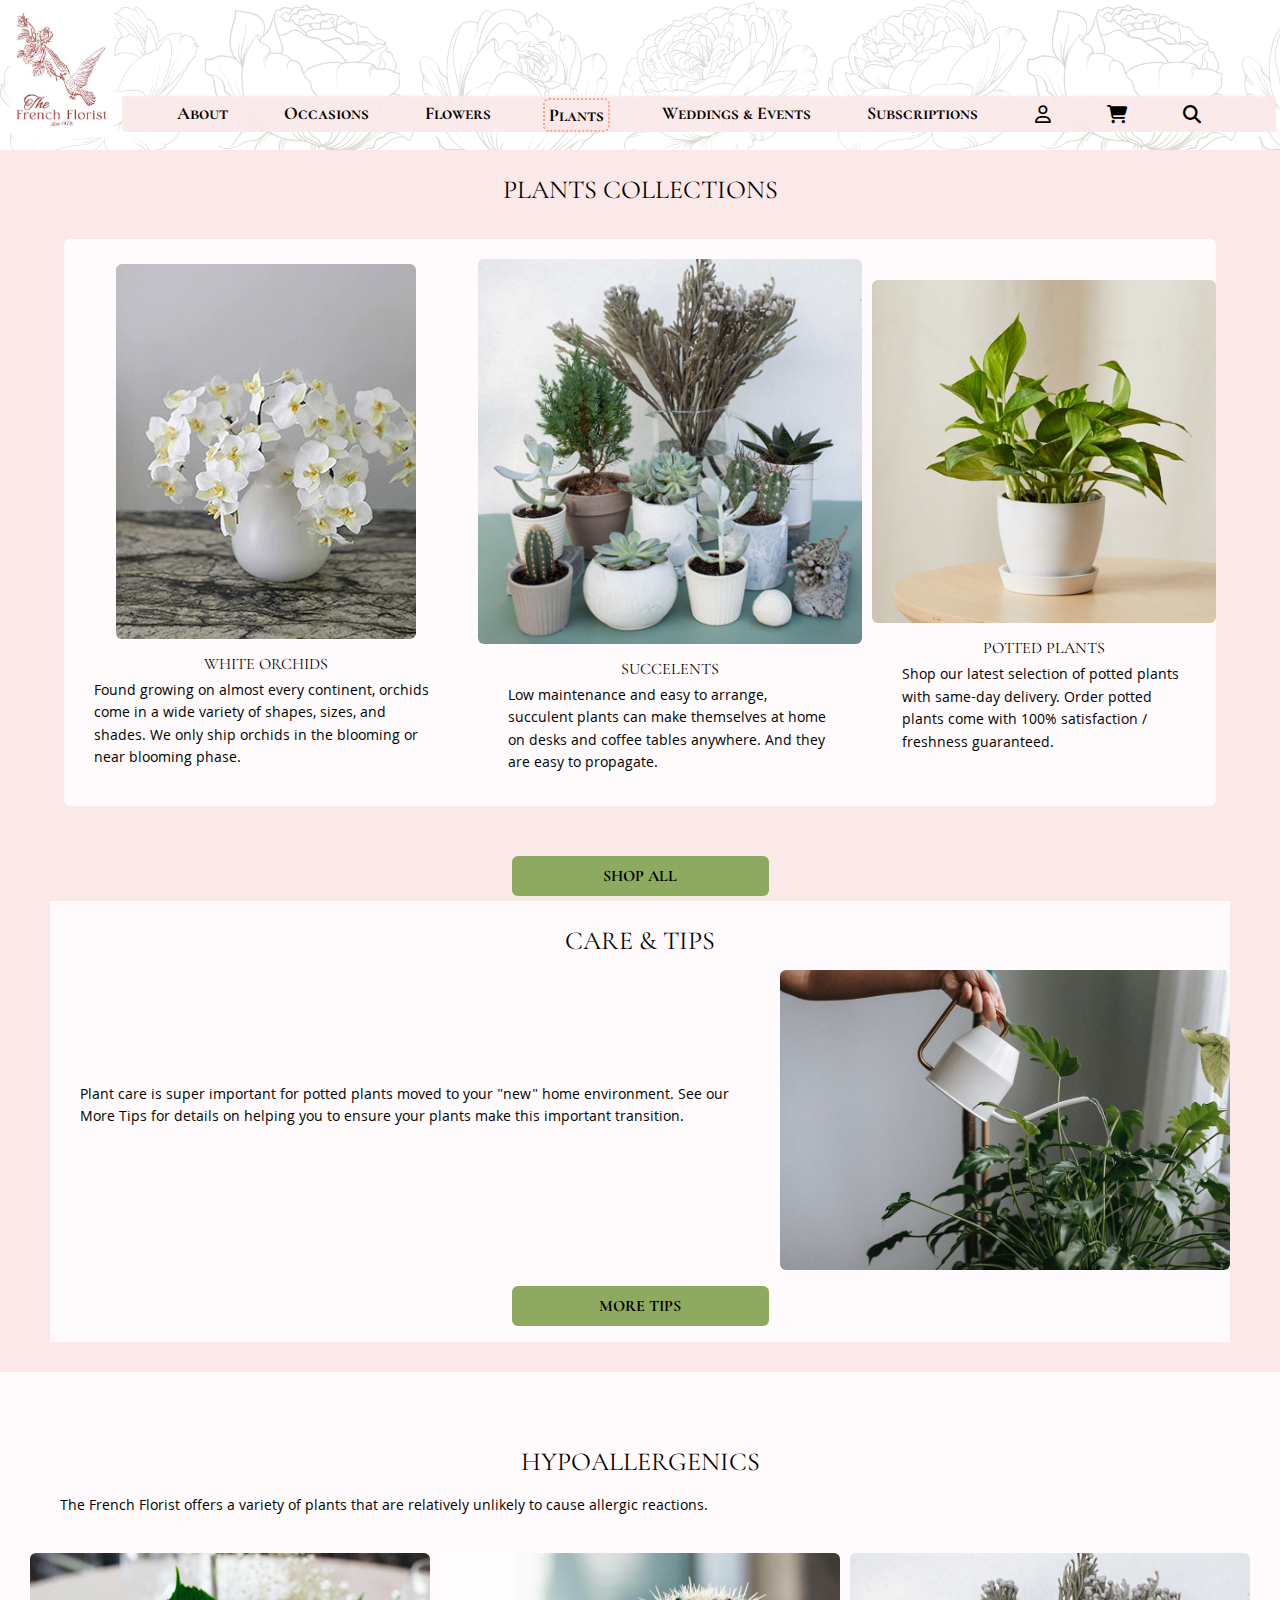
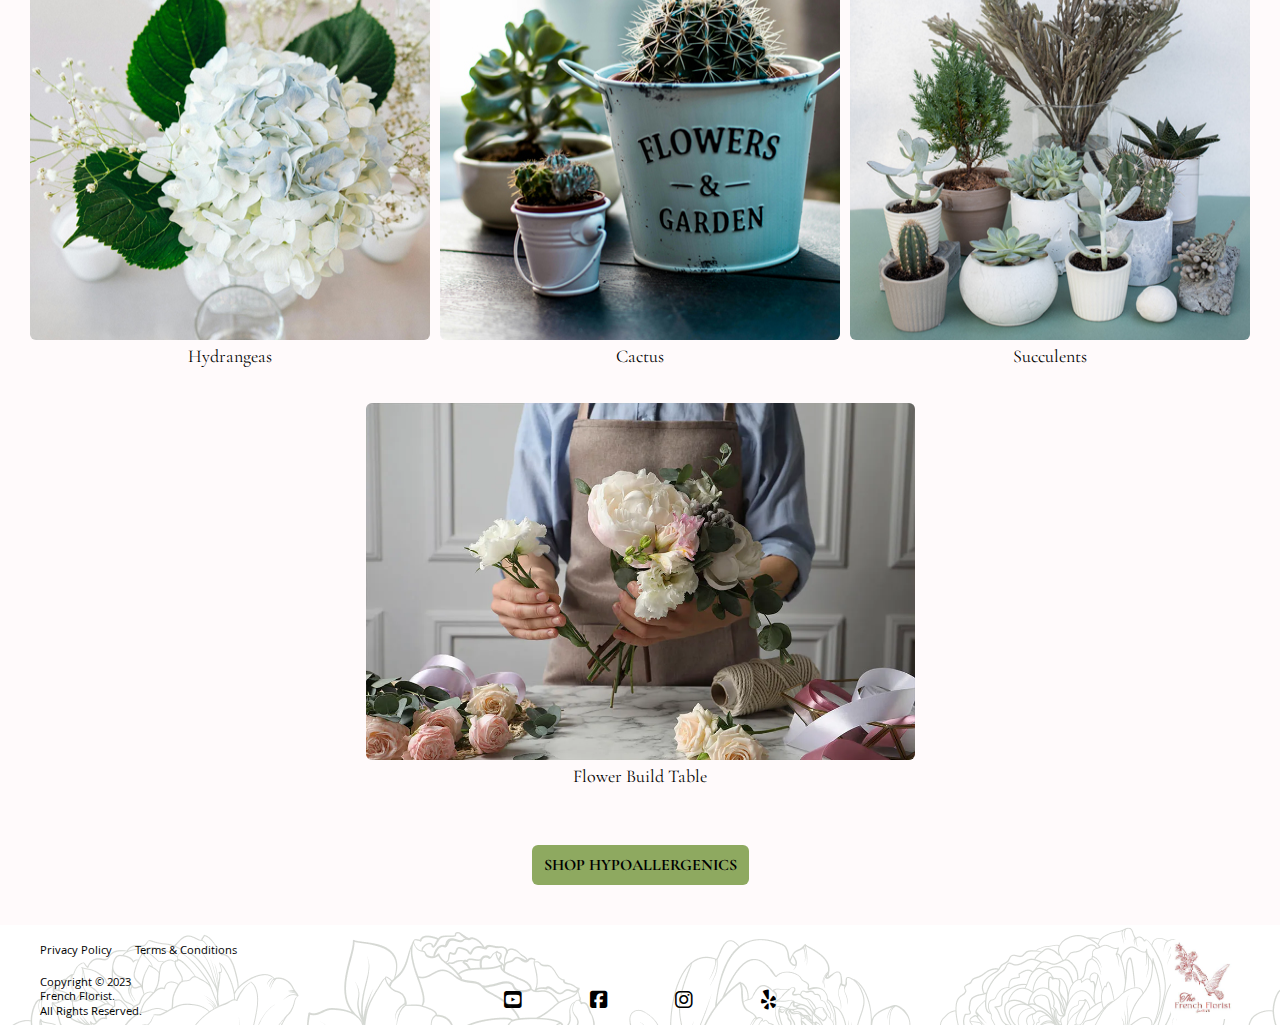
<file: root/pages/plants.html>
<!DOCTYPE html>
<html lang="en">

<head>
    <meta charset="utf-8">
    <meta http-equiv="X-UA-Compatible" content="ie=edge">
    <meta name="viewport" content="width=device-width, initial-scale=1">
    <title>French Florist - Plants</title>
    <!-- external CSS reset file -->
    <link href="../css/reset.css" rel="stylesheet" type="text/css">
    <!-- Google fonts -->
    <link href="https://fonts.googleapis.com/css2?family=Cormorant+Garamond:wght@400;700&family=Khula:wght@400;700&family=Parisienne&display=swap" rel="stylesheet">
    <!-- Font Awesome -->
    <link rel="stylesheet" href="https://cdnjs.cloudflare.com/ajax/libs/font-awesome/6.5.1/css/all.min.css" type="text/css">
    <!-- jQuery CDN -->
    <script src="https://code.jquery.com/jquery-3.7.1.min.js" integrity="sha256-/JqT3SQfawRcv/BIHPThkBvs0OEvtFFmqPF/lYI/Cxo=" crossorigin="anonymous"></script>
    <!-- link to our own external js file -->
    <script src="../scripts/main.js"></script>
    <!-- external stylesheet -->
    <link href="../css/main.css" rel="stylesheet" type="text/css">
</head>

<body>
    <header>
        <div class="header-left">
            <a href="../index.html"><img src="../images/logo_white.jpg" alt="logo" class="logo"></a>
        </div>
        <nav class="header-open">
            <ul>
                <li id="flyout"><a href="../pages/about.html">About</a>
                    <ul id="submenu">
                        <li><a href="../pages/form.html">Contact Us</a></li>
                        <li class="bordered"><a href="#">Delivery Information</a></li>
                        <li><a href="#">Our Blog</a></li>
                    </ul>
                </li>
                <li><a href="../pages/occasions.html">Occasions</a></li>
                <li><a href="../pages/flowers.html">Flowers</a></li>
                <li class="current"><a href="../pages/plants.html">Plants</a></li>
                <li><a href="../pages/events.html">Weddings &amp; Events</a></li>
                <li><a href="../pages/subscriptions.html">Subscriptions</a></li>
                <li><a href="../pages/account.html"><i class="fa-regular fa-user"></i></a></li>
                <li><a href="../pages/cart.html"><i class="fa-solid fa-cart-shopping"></i></a></li>
                <li id="search"><a href="#"><i class="fa-solid fa-magnifying-glass"></i></a></li>
            </ul>
            <a href="#" class="showNav">
                <i class="fa-solid fa-bars"></i>
            </a>
        </nav>
        <nav class="hamburger-menu">
            <ul>
                <li><a href="../pages/about.html">About</a></li>
                <li><a href="../pages/occasions.html">Occasions</a></li>
                <li><a href="../pages/flowers.html">Flowers</a></li>
                <li class="current"><a href="../pages/plants.html">Plants</a></li>
                <li><a href="../pages/events.html">Weddings &amp; Events</a></li>
                <li><a href="../pages/subscriptions.html">Subscriptions</a></li>
                <li><a href="../pages/account.html">My Account</a></li>
                <li><a href="../pages/cart.html">My Cart</a></li>
                <li><a href="../pages/form.html">Contact Us</a></li>
            </ul>
            <a href="#" class="closeNav">
                <i class="fa-solid fa-xmark"></i>
            </a>
        </nav>
        <input type="text" class="searchBar" placeholder="Search for anything!">
    </header>
     <main class="flowersPage">

       <section class="fpSection">
        <h2>Plants Collections</h2>
        <section class="fpCollections">
            <article class="fpUnit">
                <figure>
                    <img src="../images/plantsOrchids.jpg" alt="Orchids">
                    <figcaption>White Orchids</figcaption>
                </figure>
                <p>Found growing on almost every continent, orchids come in a wide variety of shapes, sizes, and shades. We only ship orchids in the blooming or near blooming phase. </p>
            </article>

                <article class="fpUnit">
                <figure>
                    <img src="../images/succulents.jpg" alt="Various Succelents">
                    <figcaption>Succelents</figcaption>
                </figure>
                <p>Low maintenance and easy to arrange, succulent plants can make themselves at home on desks and coffee tables anywhere.  And they are easy to propagate.</p>
            </article> 

            <article class="fpUnit">
                <figure>
                    <img src="../images/potted.jpg" alt="Potted Plant on Table">
                    <figcaption>Potted Plants</figcaption>
                </figure>
                <p>Shop our latest selection of potted plants with same-day delivery. Order potted plants come with 100% satisfaction / freshness guaranteed. </p>
            </article>
            
        </section>
        <a href="#" class="btn">Shop All</a>
        </section>

      <section class="fpBuild">
            <h2>Care &amp; Tips</h2>
            <article class="fpBart">
                <p>Plant care is super important for potted plants moved to your "new" home environment. See our More Tips for details on helping you to ensure your plants make this important transition.</p>
                <img src="../images/carePlants.jpg" alt="Potted Plant with Shears">

            </article>
            <a href="pages/subscriptions.html" class="btn">More Tips</a>
        </section>

         <section class="collections">
            <h2>Hypoallergenics</h2>
            <p>The French Florist offers a variety of plants that are relatively unlikely to cause allergic reactions.</p>
            <article class="salesShowcase">
            <figure>
                <img src="../images/hydrangea.jpg" alt="Hydrangeas">
                <figcaption>Hydrangeas</figcaption>
            </figure>
            <figure>
                <img src="../images/cuctus.jpg" alt="Cactus">
                <figcaption>Cactus</figcaption>
            </figure>
            <figure>
                <img src="../images/succulents.jpg" alt="Succulents">
                <figcaption>Succulents</figcaption>
            </figure>
            <figure>
                <img src="../images/about.jpeg" alt="Putting it all together">
             <figcaption>Flower Build Table</figcaption>
            </figure>
            </article>
            <a href="pages/flowers.html" class="btn">Shop Hypoallergenics</a>
        </section>

</main>

    <footer>
        <section class="info">
            <a href="#">Privacy Policy</a>
            <a href="#">Terms &amp; Conditions</a>
        </section>
        <section class="text">
            <p>Copyright &copy; 2023</p>
            <p>French Florist.</p>
            <p>All Rights Reserved.</p>
        </section>
        <section class="icons">
            <a href="https://www.youtube.com/c/FrenchFloristLosAngeles"><i class="fa-brands fa-square-youtube"></i></a>
            <a href="https://www.facebook.com/frenchflorist"><i class="fa-brands fa-square-facebook"></i></a>
            <a href="https://www.instagram.com/frenchflorist/"><i class="fa-brands fa-instagram"></i></a>
            <a href="https://www.yelp.com/biz/french-florist-los-angeles"><i class="fa-brands fa-yelp"></i></a>
        </section>
        <section class="logoPlacement">
            <img src="../images/logo_white.jpg" class="logo" alt="logo">
        </section>

    </footer>

</body>
</html>
</file>
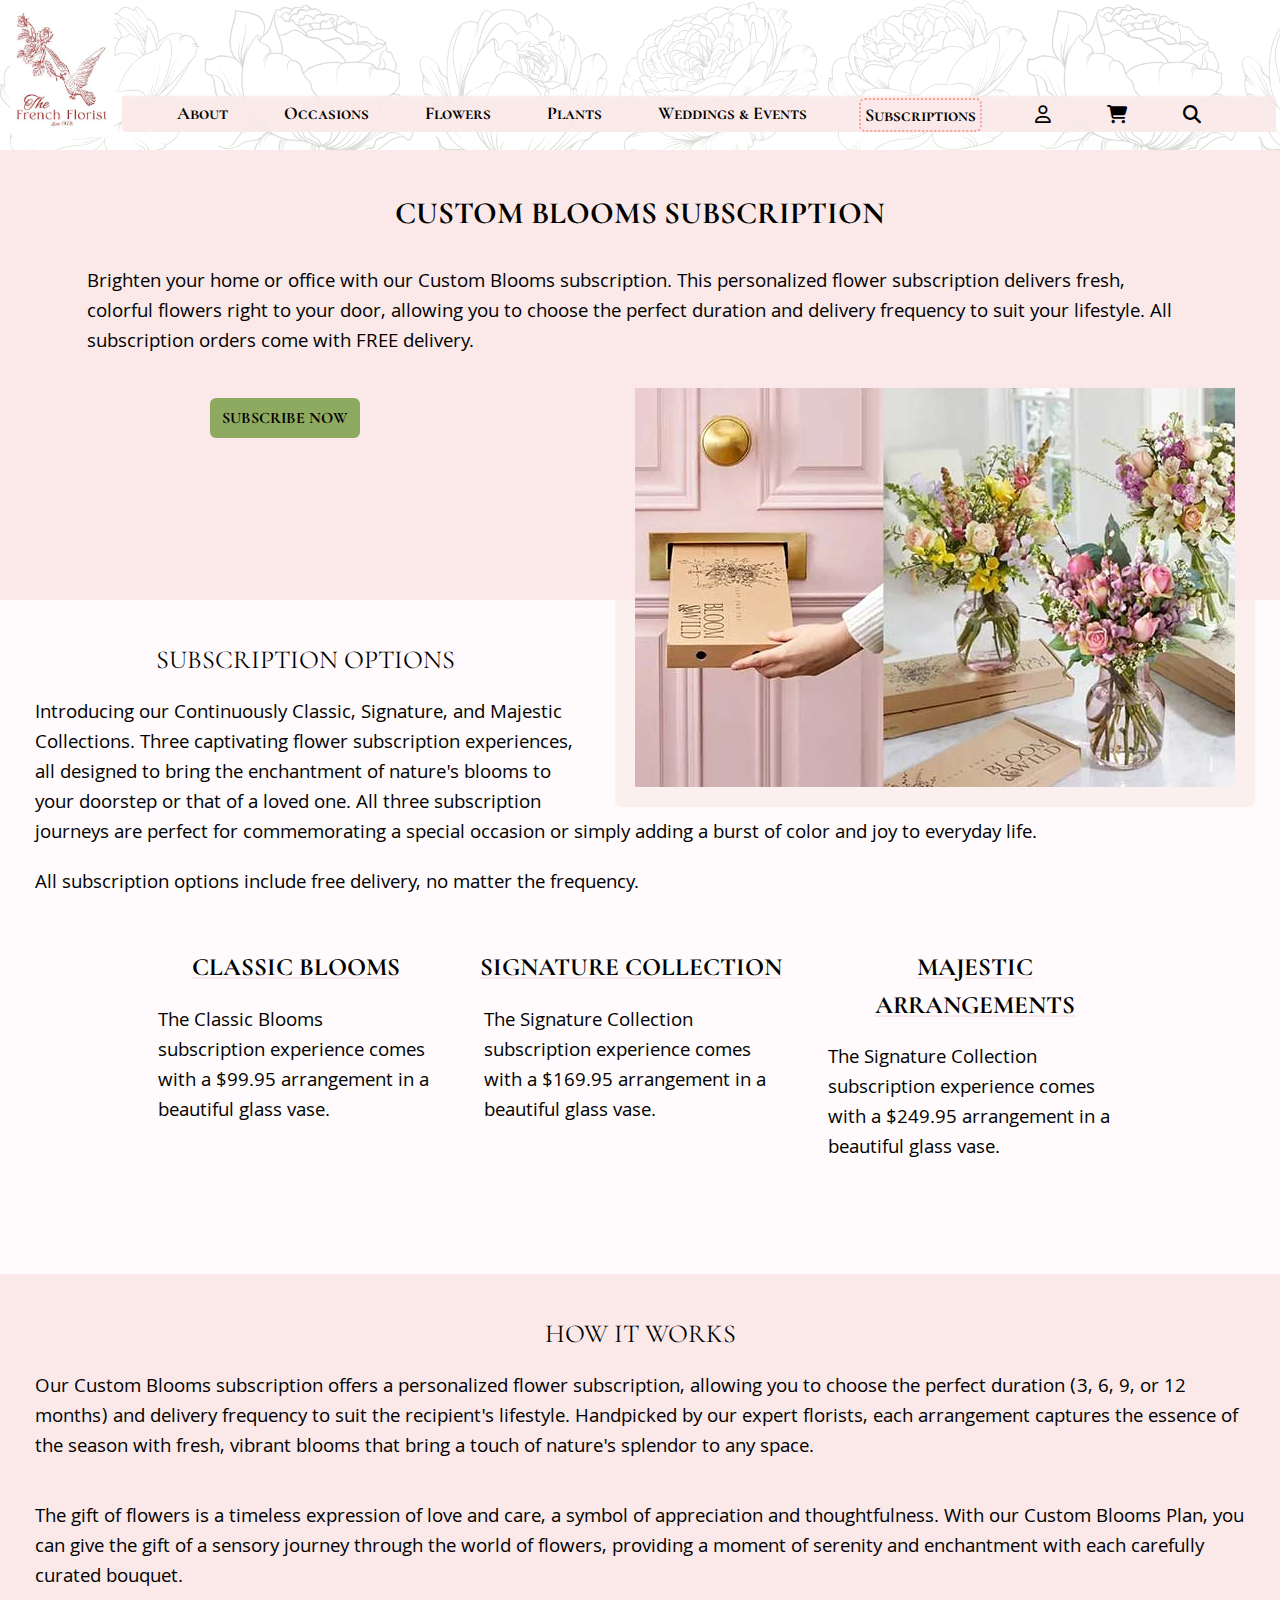
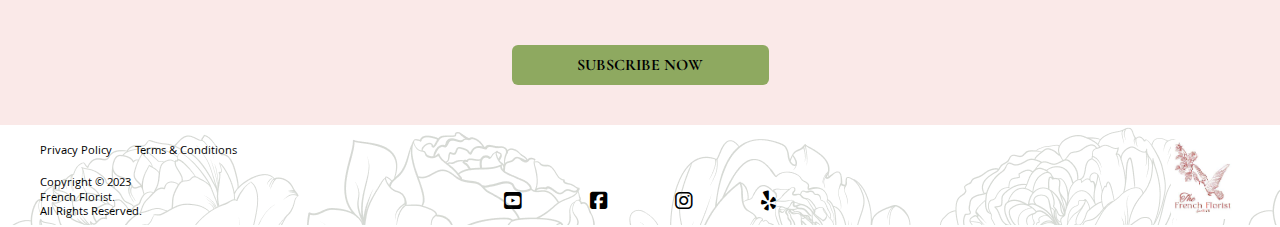
<file: root/pages/subscriptions.html>
<!DOCTYPE html>
<html lang="en">

<head>
    <meta charset="utf-8">
    <meta http-equiv="X-UA-Compatible" content="ie=edge">
    <meta name="viewport" content="width=device-width, initial-scale=1">
    <title>French Florist - Subscriptions</title>
    <!-- external CSS reset file -->
    <link href="../css/reset.css" rel="stylesheet" type="text/css">
    <!-- Google fonts -->
    <link href="https://fonts.googleapis.com/css2?family=Cormorant+Garamond:wght@400;700&family=Khula:wght@400;700&display=swap" rel="stylesheet">
    <!-- Font Awesome -->
    <link rel="stylesheet" href="https://cdnjs.cloudflare.com/ajax/libs/font-awesome/6.5.1/css/all.min.css" type="text/css">
    <!-- jQuery CDN -->
    <script src="https://code.jquery.com/jquery-3.7.1.min.js" integrity="sha256-/JqT3SQfawRcv/BIHPThkBvs0OEvtFFmqPF/lYI/Cxo=" crossorigin="anonymous"></script>
    <!-- link to our own external js file -->
    <script src="../scripts/main.js"></script>
    <!-- external stylesheet -->
    <link href="../css/main.css" rel="stylesheet" type="text/css">
</head>

<body>
    <header>
        <div class="header-left">
            <a href="../index.html"><img src="../images/logo_white.jpg" alt="logo" class="logo"></a>
        </div>
        <nav class="header-open">
            <ul>
                <li id="flyout"><a href="../pages/about.html">About</a>
                    <ul id="submenu">
                        <li><a href="../pages/form.html">Contact Us</a></li>
                        <li class="bordered"><a href="#">Delivery Information</a></li>
                        <li><a href="#">Our Blog</a></li>
                    </ul>
                </li>
                <li><a href="../pages/occasions.html">Occasions</a></li>
                <li><a href="../pages/flowers.html">Flowers</a></li>
                <li><a href="../pages/plants.html">Plants</a></li>
                <li><a href="../pages/events.html">Weddings &amp; Events</a></li>
                <li class="current"><a href="../pages/subscriptions.html">Subscriptions</a></li>
                <li><a href="../pages/account.html"><i class="fa-regular fa-user"></i></a></li>
                <li><a href="../pages/cart.html"><i class="fa-solid fa-cart-shopping"></i></a></li>
                <li id="search"><a href="#"><i class="fa-solid fa-magnifying-glass"></i></a></li>
            </ul>
            <a href="#" class="showNav">
                <i class="fa-solid fa-bars"></i>
            </a>
        </nav>
        <nav class="hamburger-menu">
            <ul>
                <li><a href="../pages/about.html">About</a></li>
                <li><a href="../pages/occasions.html">Occasions</a></li>
                <li><a href="../pages/flowers.html">Flowers</a></li>
                <li><a href="../pages/plants.html">Plants</a></li>
                <li><a href="../pages/events.html">Weddings &amp; Events</a></li>
                <li class="current"><a href="../pages/subscriptions.html">Subscriptions</a></li>
                <li><a href="../pages/account.html">My Account</a></li>
                <li><a href="../pages/cart.html">My Cart</a></li>
                <li><a href="../pages/form.html">Contact Us</a></li>
            </ul>
            <a href="#" class="closeNav">
                <i class="fa-solid fa-xmark"></i>
            </a>
        </nav>
        <input type="text" class="searchBar" placeholder="Search for anything!">
    </header>

    <main>
        <section id="subIntro">
            <h1>Custom Blooms Subscription</h1>
            <p>Brighten your home or office with our Custom Blooms subscription. This personalized flower subscription delivers fresh, colorful flowers right to your door, allowing you to choose the perfect duration and delivery frequency to suit your lifestyle. All subscription orders come with FREE delivery.</p>
            <img src="../images/subscriptions1.jpg" alt="flowers delivered to door">
            <a href="../pages/form.html" class="btn">Subscribe Now</a>
        </section>
        <section id="subOptions">
            <h2>Subscription Options</h2>
            <p>Introducing our Continuously Classic, Signature, and Majestic Collections. Three captivating flower subscription experiences, all designed to bring the enchantment of nature's blooms to your doorstep or that of a loved one. All three subscription journeys are perfect for commemorating a special occasion or simply adding a burst of color and joy to everyday life.</p>
            <p>All subscription options include free delivery, no matter the frequency.</p>
            <article class="subOptions-flex">
               <section>
                <h3>Classic Blooms</h3>
                <p>The Classic Blooms subscription experience comes with a $99.95 arrangement in a beautiful glass vase.</p>
                </section>
                <section>
                <h3>Signature Collection</h3>
                <p>The Signature Collection subscription experience comes with a $169.95 arrangement in a beautiful glass vase.</p>
                </section>
                <section>
                <h3>Majestic Arrangements</h3>
                <p>The Signature Collection subscription experience comes with a $249.95 arrangement in a beautiful glass vase.</p>
                </section>
            </article>
        </section>
        <section id="subHow">
            <h2>How it works</h2>
            <p>Our Custom Blooms subscription offers a personalized flower subscription, allowing you to choose the perfect duration (3, 6, 9, or 12 months) and delivery frequency to suit the recipient's lifestyle. Handpicked by our expert florists, each arrangement captures the essence of the season with fresh, vibrant blooms that bring a touch of nature's splendor to any space.</p>
            <p>The gift of flowers is a timeless expression of love and care, a symbol of appreciation and thoughtfulness. With our Custom Blooms Plan, you can give the gift of a sensory journey through the world of flowers, providing a moment of serenity and enchantment with each carefully curated bouquet.</p>
            <a href="../pages/form.html" class="btn">Subscribe Now</a>
        </section>

    </main>
    <footer>
        <section class="info">
            <a href="#">Privacy Policy</a>
            <a href="#">Terms &amp; Conditions</a>
        </section>
        <section class="text">
            <p>Copyright &copy; 2023</p>
            <p>French Florist.</p>
            <p>All Rights Reserved.</p>
        </section>
        <section class="icons">
            <a href="https://www.youtube.com/c/FrenchFloristLosAngeles"><i class="fa-brands fa-square-youtube"></i></a>
            <a href="https://www.facebook.com/frenchflorist"><i class="fa-brands fa-square-facebook"></i></a>
            <a href="https://www.instagram.com/frenchflorist/"><i class="fa-brands fa-instagram"></i></a>
            <a href="https://www.yelp.com/biz/french-florist-los-angeles"><i class="fa-brands fa-yelp"></i></a>
        </section>
        <section class="logoPlacement">
            <img src="../images/logo_white.jpg" class="logo" alt="logo">
        </section>

    </footer>
</body>


</html>
</file>
<file: root/css/main.css>
/* ------------------------------------------------------
        TABLE OF CONTENTS
  ------------------------------------
    01: Color and font variables
    02: Global styles
    03: Generic selectors
    04: Header and Nav
    05: Footer
    06: Home page
        06.1 Hero section
        06.2 Collections
        06.3 Subscriptions
    07: Account page
    08: Subscriptions page
        08.1 Subscriptions Intro
        08.2 Subscription Options
        08.3 How it works
    09: Form page
    10: About page
        10.1 About Us Intro
        10.2 Wildflower Project
        10.3 Reviews
    11: Occasions page
    12: Weddings & Events page
    13: Flowers page
    14: Plants page
    15: Shopping cart page
    16: Search bar
    17: Media queries
        17.1 Hamburger menu at small screen
        17.2 Nav bar at full screen
        17.3 Weddings and Events Page
        17.4 Home, Occasions, footer, account, form pages
        17.5 Subscription, About pages
        17.6 Subscriptions, Events, shopping cart large screen


------------------------------------------------------
*/




/* ------------------------------------------------------
        01: COLOR AND FONT VARIABLES
-------------------------------------------------------*/

/* Colors - variables */
:root {
    --bg-light-pink: #fffafb;
    --bg-dark-pink: #fae9e8;
    --bg-btn-main: #8ea960;
    --bg-btn-alternate: #fffafb;
    --text: black;

    /* Fonts - variables */

    --heading-font: "Cormorant Garamond", serif;
    --body-font: "Khula", sans-serif;
    --btn-font: "Cormorant Garamond", serif;

    /* Typography - variables */

    --fs-32: 32px;
    --fs-20: 20px;
    --fs-16: 16px;
    --fs-12: 12px;
    --fs-10: 10px;
    --fw-4: 400;
    --fw-7: 700;

    /* Styling variables */
    --border-radius: 6px;
    --px: 24px;

}




/* ------------------------------------------------------
        02: GLOBAL STYLES
-------------------------------------------------------*/

/* This is an element selector */
html {
    font-size: 10px;
}

body {
    font-family: var(--body-font, "Open Sans");
}

h1 {
    font: 700 3.1rem var(--heading-font);
    text-transform: uppercase;
    text-align: center;
    line-height: 1.5;
}

h2 {
    font: 400 2.6rem var(--heading-font);
    text-transform: uppercase;
    text-align: center;
    line-height: 1.5;
}

h3 {
    font: 700 2.5rem var(--heading-font);
    text-transform: uppercase;
    line-height: 1.5;
    text-align: center;
}

h4 {
    font: 400 2.8rem var(--heading-font);
    line-height: 1.5;
}

p {
    font: 2rem var(--body-font);
    font-weight: 400;
    text-align: left;
    line-height: 1.5;
    margin: 1em .5em;
}

figcaption {
    text-align: center;
    font-size: 1.8rem;
    font-family: var(--heading-font);
    line-height: 1.5;
}

img {
    max-width: 100%;
    height: auto;
    border-radius: var(--border-radius);
}

a {
    text-decoration: none;
    color: var(--text);
}

/*This is a pseudo-state selector - an instance of an a element in various states */
a:link {
    color: black;
}

a:hover {
    cursor: pointer;
    color: var(--text);
    padding: 1px;
    border-radius: var(--border-radius);
}

a:visited {
    color: black;
}

a:active {
    background-color: #FAA094;
}




/* ------------------------------------------------------
        03: GENERIC SELECTORS
-------------------------------------------------------*/
/* This is a class selector */
.btn {
    font: 700 1.6rem var(--btn-font);
    color: var(--text);
    text-transform: uppercase;
    text-align: center;
    background-color: var(--bg-btn-main);
    width: 25.7rem;
    height: 4rem;
    padding: 1rem 1.2rem;
    border-radius: var(--border-radius);
}

img.logo {
    height: 130px;
    margin: 1em;
}

.current {
    background-color: var(--bg-dark-pink);
    border-radius: var(--border-radius);
    border: 2px dotted #FAA094;
}

.intro {
    background-color: var(--bg-dark-pink);
    text-align: center;
    padding: 5rem 2rem;
}


/* ------------------------------------------------------
        04: HEADER AND NAV
-------------------------------------------------------*/

header {
    background: url(../images/cover-rose.jpeg) repeat;
    background-size: cover;
    position: relative;
    height: 150px;
}

header::after {
    content: "";
    position: absolute;
    top: 0;
    left: 0;
    width: 100%;
    height: 150px;
    background-color: rgba(255, 255, 255, 0.8); /* Adjusted  paleness */
    z-index: 1;
}

.header-open a:hover {
    background-color: #d9d9d9;
    color: black;
    padding: 8px 4px;
}

#submenu li:hover {
    background-color: #d9d9d9;
    padding: 10px;
}

  /* Hamburger Nav Bar */
img.logo{
    position: relative;
    z-index: 2; /* Made text visible on top of the background color image with roses*/
}

nav ul {
    font: small-caps bold 1.8rem var(--heading-font);
     position: relative;
    margin-bottom: 1em;
     z-index: 2; /* Made text visible on top of the background color image with roses*/
}

.hamburger-menu {
    display: none;
    padding: 2em;
    background-color: var(--bg-dark-pink);
}

.hamburger-menu ul li a {
    background-color: var(--bg-light-pink);
    text-align: center;
    border-bottom: solid 1px #fae9e8;
    display: block;
    padding: .6em;
    position: relative;
    z-index: 2; /* Made the navigation text visible on top of the background color image with roses*/
}

.showNav {
    cursor: pointer;
    font-size: 2.5rem;
    position: absolute;
    top: 60px;
    right: 50px;
    position: relative;
    z-index: 2; /* Made text visible on top of the background color image with roses*/
}

.closeNav {
    display: block;
    position: absolute;
    right: 20px;
    top: 80px;
    color: var(--text);
    font-size: 30px;
    z-index: 2; /* Made the navigation text visible on top of the background color image with roses*/
}




/* ------------------------------------------------------
        05: FOOTER
-------------------------------------------------------*/
footer {
    display: grid;
    grid-template-columns: repeat(3, 1fr);
    grid-template-rows: 50px 50px;
    background-size: cover;
    position: relative;
    height: 100px;
}

/* This is a pseudo-class selector that inserts content after the footer - I'm using this to target the background image to make it more transparent without affecting footer's child elements */
footer::before {
    content: "";
    background: url(../images/cover-rose.jpeg) repeat;
    opacity: .2;
    position: absolute;
    top: 0px;
    right: 0px;
    bottom: 0px;
    left: 0px;
}

footer p {
    font-size: 1.2rem;
    line-height: 0;
    margin: 0;
    padding: .6em;
}

footer i {
    color: black;
}

.info {
    grid-area: 1/ 1 / 2 / 3;
    align-self: center;
}

.info a {
    padding: 0 10px;
    font-size: 1.2rem;
}

.text {
    grid-area: 2/ 1/ 3/ 2;
    margin-left: .3em;
}

.icons {
    grid-area: 2/ 2/ 3 / 3;
    font-size: 2em;
    display: flex;
    justify-content: space-evenly;
    align-self: center;
}

.logoPlacement {
    grid-area: 1/ 3/ 3/ 4;
    justify-self: flex-end;
    align-self: flex-end;
}

.logoPlacement .logo {
    height: 80px;
    margin: .5em 1.5em;
}


/* ------------------------------------------------------
        06: HOME PAGE CONTENT
-------------------------------------------------------*/

.homePage {
    background-color: var(--bg-dark-pink);
}

.title {
    height: 20%;
}

h1.fadeIn {
    color: var(--bg-btn-main);
    font-family: 'Parisienne';
    text-transform: none;
    padding: 1em 0;
    display: none;
    margin-top: 0;
}

h1 span {
    font-family: 'Jacques Francois';
    text-shadow: -2px 2px 2px var(--bg-light-pink);
}

.hero h2 {
    margin-bottom: .4em;
}

.collections {
    background-color: var(--bg-light-pink);
    padding: 5rem 0;
    margin: auto;
    text-align: center;
}

.showcase {
    display: flex;
    flex-flow: row wrap;
    justify-content: center;
    gap: 1em;
    margin: 2em auto 5em;
}

.homePage h2 {
    width: 100%;
}

.collections figure {
    max-width: 45%;
    margin: .5em 0;
}

.collections a.btn,
.subs a.btn,
.hero a.btn {
    margin-top: 2em;
}

.subs article,
.hero article {
    display: flex;
    flex-direction: column;
    align-items: center;
    justify-content: space-evenly;
    text-align: center;
    width: 85%;
    margin: auto;
    padding: 5rem 0;
}




/* ------------------------------------------------------
       07: ACCOUNT PAGE CONTENT
-------------------------------------------------------*/

.accountPage {
    background-color: var(--bg-dark-pink);
    padding: 0 0 3em 0;
    width: 100%;
}

p#name {
    font-weight: 700;
    padding: 1em 0 0 1em;
}

.btnAccount {
    font: 700 1.6rem var(--btn-font);
    color: black;
    text-transform: uppercase;
    background-color: var(--bg-btn-alternate);
    width: 25.7rem;
    height: 4rem;
    padding: 1rem 1.2rem;
    border-radius: .6rem;
}

.container {
    width: 80%;
    margin: auto;
    border-radius: 6px;
    padding-bottom: 2em;
    background-color: var(--bg-light-pink);
}

.accountLinks {
    display: flex;
    flex-direction: column;
    text-align: center;
    align-items: center;
    gap: 1.5em;
    margin-bottom: 10%;
    padding-top: 5em;
}

.order {
    display: flex;
    flex-direction: column;
    align-items: center;
}

.order p {
    padding: 0 0 0 1em;
    margin: 0;
}

.order img {
    text-align: center;
    margin: auto;
    padding: 2em;
}



/* ------------------------------------------------------
        08: SUBSCRIPTION PAGE CONTENT
-------------------------------------------------------*/

/* This is an id selector */
#subIntro,
#subHow {
    background-color: var(--bg-dark-pink);
    padding: 4em 2.5em;
    display: flex;
    flex-flow: column;
    align-items: center;
}

#subIntro h1 {
    margin-bottom: 1em;
}

#subIntro img {
    border: 2em solid rgba(250, 233, 232, .6);
}

#subIntro a.btn,
#subHow a.btn {
    margin-top: 2em;
}

#subOptions {
    background-color: var(--bg-light-pink);
    padding: 4em 2.5em;
}

#subOptions h3 {
    text-decoration: underline;
    text-decoration-color: var(--bg-dark-pink);
}


/* ------------------------------------------------------
        09: FORM
-------------------------------------------------------*/

.formPage {
    background-color: var(--bg-dark-pink);
    margin-top: 0;
    padding: 3.5em;
}

form.contactForm {
    font-size: 1.6em;
    text-align: left;
    margin: auto;
    padding: 1em;
}

.contactForm label {
    font: 1.3em var(--heading-font);
    display: block;
}

.contactForm h5 {
    font: 1.3em var(--heading-font);
    display: block;
    padding-top: 1em;
}

.contactForm fieldset {
    padding: .8em;
    margin: auto;
    border: solid 2px var(--bg-btn-main);
    background-color: var(--bg-light-pink);
}

.contactForm legend {
    font: bold 1.4em var(--heading-font);
    padding: 0 .5em;
}

.contactForm li {
    padding: .5em 0;
}

.form-inline {
    display: flex;
    gap: 1em;
    padding: .5em;
}

.contactForm input {
    width: min(90%, 280px);
    height: 35px;
    border: 1px solid var(--bg-btn-main);
    border-radius: var(--border-radius);
    padding-left: 1em;
}

.form-inline input {
    width: 20px;
    height: 20px;
    background-color: var(--bg-btn-main);
}

.contactForm textarea {
    width: min(90%, 280px);
    min-height: 170px;
    border: 1px solid var(--bg-btn-main);
    border-radius: var(--border-radius);
    padding-left: 1em;
}

.form2 {
    padding: 1.5em;
}

.form2 label {
    margin-bottom: 10px;
}

.form2 select {
    width: min(90%, 280px);
    height: 35px;
    border: 1px solid var(--bg-btn-main);
    border-radius: var(--border-radius);
    margin-bottom: 20px;
    padding-left: 1em;
}

.form2 select option {
    font: 1.2em var(--body-font);
}

/* This is a type selector to customize accent color for checkbox and radio inputs */
input[type="checkbox"] {
    accent-color: var(--bg-btn-main);
    border: var(--bg-btn-main);
}

input[type='radio'] {
    accent-color: var(--bg-btn-main);
    border: var(--bg-btn-main);
}

.contactForm input#submit {
    margin: 2em;
}

.formPageLowerHalf {
    padding: 2em 0;
    display: block;
}

.formPageLowerHalf span {
    font-weight: bold;
}

.formPageLowerHalf a {
    text-decoration: underline;
    color: var(--bg-btn-main);
}

.formPageLowerHalf p {
    text-align: center;
}

.btn:hover {
    padding: 8px;
    cursor: pointer;
    background-color: #455f45;
    color: white;
}



/* ------------------------------------------------------
        10: ABOUT PAGE CONTENT
-------------------------------------------------------*/
.aboutPage {
    background-color: var(--bg-dark-pink);
}

.intro a.btn {
    margin-top: 2em;
}

.project {
    background-color: var(--bg-light-pink);
}

.project article,
.intro article {
    display: flex;
    flex-direction: column;
    align-items: center;
    justify-content: space-evenly;
    text-align: center;
    width: 85%;
    margin: auto;
}

.intro article {
    padding: 2em 0;
}

.project article {
    padding: 5rem 0;
}

.project h2,
.intro h1,
.container h2,
.locations h2 {
    margin-bottom: 1em;
}

.aboutPage .container {
    background-color: var(--bg-dark-pink);
    padding: 2em 0;
}

.reviews {
    background-color: var(--bg-light-pink);
    display: flex;
    flex-direction: column;
    align-items: center;
    justify-content: center;
    padding: 2em 1em;
    border-radius: var(--border-radius);
}

/* This selector is a first-of-type selector - targeting the 1st element with a class of reviews  */
.reviews:first-of-type {
    padding-top: 5em;
}

.reviews p {
    text-align: center;
    padding: 0 1em;
}

.locations {
    margin-top: 3em;
}

.locations p {
    text-align: center;
    margin: .1em;
}

.locations h3 {
    margin-top: 1em;
}

iframe {
    display: block;
    margin: 1em auto;
}

.aboutLinks {
    display: flex;
    flex-direction: column;
    text-align: center;
    align-items: center;
    gap: 1.5em;
    padding: 5em 0;
}

/* ------------------------------------------------------
        11: OCCASIONS PAGE CONTENT
-------------------------------------------------------*/
.occasionsPage {
    background-color: var(--bg-dark-pink);
}

.occasionsPage h1 {
    margin-top: 0;
    padding: 1em 0;
}

.collections1 {
    background-color: var(--bg-dark-pink);
    padding: 5rem 0;
    margin: auto;
    display: flex;
    flex-flow: row wrap;
    justify-content: center;
    gap: 1em;
}

.collections2 {
    background-color: var(--bg-light-pink);
    padding: 5rem 0;
    margin: auto;
    display: flex;
    flex-flow: row wrap;
    justify-content: center;
    gap: 1em;
}

.occasionsPage h2 {
    width: 100%;
}

.collections1 figure,
.collections2 figure {
    max-width: 45%;
    margin: .5em 0;
}

.collections1 a.btn,
.collections2 a.btn {
    margin-top: 2em;
}

/* ------------------------------------------------------
        12: WEDDINGS & EVENTS PAGE CONTENT
-------------------------------------------------------*/
.eventsPage {
    background-color: var(--bg-dark-pink);
}

.events {
    text-align: center;
    padding: 4rem 2rem 6rem;
}
.events img{
    width: 100%;
}

.video-container {
    position: relative;
    padding-bottom: 50%;
    padding-top: 25px;
    height: 0;
    margin: 25px;
    overflow: hidden;
}

.video-container iframe {
    position: absolute;
    top:0;
    left:0;
    width: 100%;
    height: 100%;
}

.events btn:hover {
    cursor: pointer;
    background-color: #455f45;
    color: white;
}

.formEvents {
  margin: auto;
  background-color:  var(--bg-btn-alternate);
  background-size: auto;
  padding: 60px var(--px);
}


/* ------------------------------------------------------
        13: FLOWERS PAGE CONTENT
-------------------------------------------------------*/


.flowersPage {
    background-color: var(--bg-dark-pink);
}

.flowersPage h2 {
    padding-top: 20px;
    padding-bottom: 10px;
}

.fpCollections {
    background-color: var(--bg-dark-pink);
    display: flex;
    flex-direction: column;
    justify-content: space-evenly;
    align-items: center;
    width: 100%;
    text-align: center;
    margin: auto;
    margin-bottom: 3rem;
}

.fpSection {
    display: flex;
    flex-direction: column;
    align-items: center;
}

.fpCollections  {
    background: var(--bg-light-pink);
    vertical-align: top;
    display: flex;
    flex-direction: column;
    justify-content: center;
    align-items: center;
    width: 90%;
    margin: 5px 10px 30px;
    text-align: center;
    box-sizing: border-box;
    border-radius: 6px;
}

.fpCollections img {
    border-radius: 6px;
    max-width: 100%;
    height: auto;
    margin: 2em auto 1em;
}

.fpCollections figcaption {
    text-transform: uppercase;
    text-align: center;
    font-size: 1.6rem;
    font-family: var(--heading-font);
}

.flowersPage p {
    font-size: 1.5em;
    margin: 5px 2em 30px;
}

.fpBuild {
    background-color: var(--bg-light-pink);
    display: flex;
    flex-direction: column;
    justify-content: center;
    align-items: center;
    text-align: center;
    margin: 5px 50px;
    margin-bottom: 3rem;
}

.fpBuild a.btn {
    margin: 1em 0px;
}

.fpBuild img {
    max-width: 90%;
    height: auto;
    max-height: 300px;
}

.fpSales {
    text-align: center;
    max-width: 1000px;
    margin: 20px;
    background: var(--bg-dark-pink);
}

.salesShowcase {
    display: flex;
    flex-flow: row wrap;
    justify-content: center;
    gap: 1em;
    margin: 2em auto 5em;
}

.salesShowcase img {
    width: 100%;
    height: 90%;
}


/* ------------------------------------------------------
        14: PLANTS PAGE CONTENT
-------------------------------------------------------*/

.plantsPage {
    height: 10%;
    background-color: var(--bg-dark-pink);
}

.plantsPage h2 {
    margin: 50px 0px 30px 0px;
    text-align: center;
    width: 100%;
}

.ppCollections {
    background-color: var(--bg-dark-pink);
    display: flex;
    flex-direction: column;
    gap: 3em;
    margin-bottom: 3rem;
}

.orchids {
    border-radius: 6px;
}

.orchids figure {
    border-radius: 6px;
    margin: 20px;
}

.ppCollections article {
    background: var(--bg-light-pink);
    vertical-align: top;
    margin: 10px 10px;
    text-align: left;
    box-sizing: border-box;
}

.plantsPage .btn {
    display: grid;
    margin: 3em auto;
    padding: 10px 20px;
    text-decoration: none;
    background-color: var(--bg-btn-main);
    border-radius: 5px;
    color: var(--text);
    place-items: center;
}

.ppCare {
    background-color: var(--bg-light-pink);
    text-align: center;
    /*    max-width: 800px;*/
    margin: 0px auto;
}

.ppCare h2 {
    margin-top: 30px;
    margin-bottom: 20px;
}

.ppCare img {
    max-width: 100%;
    height: auto;
    max-height: 300px;
    float: right;
    margin-right: 20px;
    margin-left: 20px
}

.ppCare p {
    text-align: left;
    flex: 1;
}

.ppCare article {
    display: flex;
    flex-wrap: wrap;
    justify-content: center;
}

.ppHypo {
    text-align: center;
    max-width: 1000px;
    margin: 0 auto;
}

.ppHypo article {
    flex-wrap: wrap;
    justify-content: space-around;
}

.ppHypo figure {
    display: flex;
    position: relative;
    margin: 5px;
    display: inline-block;
    flex: 0 1 calc(20%)
}

.ppHypo img {
    max-width: 100%;
    height: auto;
    display: block;
}

.ppHypo figcaption {
    position: absolute;
    bottom: 0;
    left: 0;
    width: 100%;
    height: 15%;
    background-color: rgba(113, 121, 126, 0.7);
    text-align: right;
    padding-right: 5px;
    color: white;
    border-radius: 0 0 6px 6px;
    box-sizing: border-box;
    font-size: 1.5rem;
}

/* ------------------------------------------------------
        15: SHOPPING CART PAGE CONTENT
-------------------------------------------------------*/

.cartPage {
    max-width: 1440px;
    margin: auto;
    display: flex;
    flex-direction: column;
    background-color: var(--bg-dark-pink);
}

.cartPage h1 {
    text-align: center;
    border-bottom: 1px solid var(--bg-btn-main);
    padding: 20px var(--px);
}

.cartPage h2 {
    margin-bottom: 1.5rem;
    color: var(--text);
    margin-bottom: 30px;
    font-size: var(--fs-20);
    font-weight: var(--fw-4);
}

/* cart section style */
.cart {
    display: flex;
    flex-direction: column;
    justify-content: flex-end;
    padding: 0;
}

.cart-item-box {
    padding: 20px var(--px);
}

.product-card {
    display: flex;
    margin-bottom: 20px;
    flex-direction: row;
    align-items: flex-start;
    gap: 20px;
}

.product-img {
    width: 150px;
    border-radius: var(--border-radius);
}

.detail {
    display: flex;
    flex-direction: column;
    margin-right: 1rem;
    gap: 10px;
}

.price {
    font-size: 18px;
    margin-top: 10px;
}

.product-qty {
    display: flex;
    align-items: center;
    justify-content: flex-start;
    gap: 10px;
    font-size: 18px;
}

.product-qty button {
    background: var(--bg-btn-alternate);
    border-radius: var(--border-radius);
    width: 35px;
    height: 35px;
    display: flex;
    justify-content: center;
    align-items: center;
}

.product-close-btn {
    display: flex;
    background-color: var(--bg-btn-alternate);
    color: var(--text);
    border-radius: var(--border-radius);
}

.product-close-btn ion-icon {
    font-size: 20px;
}

.product-close-btn:hover ion-icon {
    color: black;
}
.cart-icon {
    font-size: 20px; /* You can adjust the font size as needed */
    margin-left: 5px; /* Add margin to create space between icons */
    color: #333; /* Set the color as needed */
}


.product-close-btn:hover  { color: palevioletred;}

.wrapper {
    font-size: var(--fs-16);
    padding: 20px var(--px);
    border-top: 1px solid var(--bg-btn-main);
    border-bottom: 1px solid var(--bg-btn-main);
}

.wrapper-flex {
    display: flex;
    justify-content: space-between;
    gap: 10px;
}

.input-discount {
    padding: 10px 40px;
    width: 100%;
    font-weight: var(--fw-7);
    letter-spacing: 2px;
    background: var(--bg-light-pink);
    border-radius: var(--border-radius);
    color: var(--text);
    margin-bottom: 15px;
}

.btn-outline {
    background: var(--bg-btn-main);
    padding: 10px 25px;
    border: none;
    color: var(--text);
}

.btn-outline:hover {
    cursor: pointer;
    background-color: #455f45;
    color: white;
}

.amount > div {
    display: flex;
    justify-content: space-between;
}

.amount > div:not(:last-child) {
    margin-bottom: 10px;
}

.amount .total {
    font-size: var(--fs-20);
    font-weight: var(--fw-7);
    color: var(--bg-btn-main);
}


/* checkout section style */
.checkout {
    padding: 20px var(--px);
}

.payment-form {
    display: flex;
    flex-direction: column;

    margin-bottom: 40px;
}

.payment-method button {
    width: 100%;
}

.cardholder-name,
.card-number,
.cvv {
    display: flex;
    flex-direction: column;
    margin-bottom: 10px;
}

.expire-date {
    display: flex;
    flex-direction: column;
}

.expire-date input {
    margin-right: 5px;
}

#expire-date-day,
#expire-date-month {
    width: 50%;
}

.input-flex {
    display: flex;
    align-items: baseline;
    gap: 10px;
}

.payment-method .method {
    display: flex;
    align-items: center;
    padding: 15px 30px;
    margin-bottom: 15px;
    border: 1px solid var(--text);
    border-radius: var(--border-radius);
    gap: 20px;
    cursor: pointer;
}

.payment-method .selected {
    border-color: var(--bg-btn-main);
}

.payment-method .method ion-icon {
    font-size: 30px;
}

.payment-method .method .checkmark {
    margin-left: auto;
    color: var(--text);
}

.payment-method .method .fill {
    color: var(--bg-btn-main);
}

.label-default {
    display: flex;
    padding-left: 10px;
    margin-bottom: 5px;
    font-size: var(--fs-16);
    color: var(--text);
}

.input-default {
    background: var(--bg-light-pink);
    border-radius: var(--border-radius);
    color: var(--text);
    margin-bottom: 15px;
    padding: 10px 15px;
    font-size: var(--fs-16);
    font-weight: var(--fw-4);
}

.btn-primary  {
    background-color: var(--bg-btn-main);
    font: 700 1.6rem var(--btn-font);
    text-transform: uppercase;
    text-align: center;
    color: var(--text);
    padding: 1rem 1.2rem;
    width: 100%;
    border: none;
    border-radius: var(--border-radius);
}

.btn-primary:hover {
    cursor: pointer;
    background-color: #455f45;
    color: white;
}

/* ------------------------------------------------------
        16: SEARCH BAR
-------------------------------------------------------*/

#searchIcon {
    position: relative;
}

.searchBar {
    font: 1.6rem var(--body-font);
    position: absolute;
    right: 10px;
    top: 150px;
    height: 18px;
    width: 200px;
    margin-right: 6px;
    padding: .4em 1em;
    border-radius: var(--border-radius);
    display: none;
    z-index: 2; /* Made the navigation text visible on top of the background color image with roses*/
}


/* ------------------------------------------------------
        17: MEDIA QUERIES
-------------------------------------------------------*/

/* FOR HAMBURGER MENU AT MOBILE VIEW */
@media screen and (max-width: 700px) {
    .header-open ul {
        display: none;
    }

    /* > is a child selector that selects DIRECT child elements of a specified parent*/
    .header-open > a {
        display: block;
        position: absolute;
        right: 20px;
        top: 80px;
        color: black;
        font-size: 30px;
    }

    .hamburger-menu.active {
        display: block;
    }

    a:hover {
        cursor: pointer;
        background-color: #d9d9d9;
        color: var(--text);
    }
}


@media only screen and (min-width: 700px) {

    /* FOR NAV BAR AT FULL SCREEN */
    .header-open {
        width: 90%;
    }

    header {
        display: flex;
        align-items: flex-end;
    }

    .header-open ul {
        display: flex;
        justify-content: space-evenly;
        background-color: rgba(250, 233, 232, .9);
        box-shadow: -2px -2px 2px var(--bg-dark-pink);
        padding-right: 2%;
    }

    .header-open ul li {
        line-height: .8em;
        padding: 8px 4px;
    }

    .showNav {
        display: none;
    }

    #flyout {
        position: relative;
        display: inline-block;
    }

    #submenu {
        display: none;
        position: absolute;
        top: 35px;
        background-color: var(--bg-light-pink);
        min-width: 200px;
        box-shadow: 0 9px 16px 0 rgba(0, 0, 0, .2);
        z-index: 1;
    }

    #flyout:hover #submenu {
        display: block;
    }

    .bordered {
        border-top: 1px solid var(--bg-dark-pink);
        border-bottom: 1px solid var(--bg-dark-pink);
    }
}
/* End queries for Nav Bar at Small screen */


/* FOR WEDDINGS & EVENTS PAGE */
@media screen and (min-width: 1000px) {
    .events img {
        width: 350px;
        height: 100%;
    }
    .events p {
        display: flex;
        align-items: flex-start;
        margin: 0 3rem;
    }
    .events-flex {
        display: flex;
        margin: 2rem;
    }
    .events-block {
        display: flex;
        flex-direction: column;
    }
    .events-block .btn {
    margin: 3rem;
    }
}




/* End Media Query for Events page */


/* FOR HOME PAGE, OCCASIONS PAGE */
@media screen and (min-width: 800px) {

    .hero article,
    .subs article {
        height: 550px;
    }

    .hero h2,
    .subs h2 {
        margin-bottom: 2em;
    }

    .hero article,
    .subs article {
        display: block;
    }

    .hero img {
        float: right;
        margin-left: 2em;
    }

    .hero p {
        margin-bottom: 15%;
    }

    .subs p {
        margin: 10% 0;
    }

    .subs img {
        float: left;
        margin-right: 3em;
        max-width: 60%;
    }

    .collections,
    .collections1,
    .collections2 {
        padding: 5em 3rem;
    }

   .showcase {
        display: flex;
        flex-flow: row nowrap;
        gap: 1em;
        justify-content: space-evenly;
        margin: 2em auto 5em;
    }

    /* FOR FOOTER */
    footer {
        padding: 2px 30px;
    }

    /*  FOR ACCOUNT PAGE */
    .accountPage {
        display: grid;
        grid-template-columns: 1fr 2fr;
        grid-template-rows: auto;
        justify-content: center;
    }

    .articleLinks {
        grid-area: 1/1/-1/2;
    }

    #showcase {
        grid-area: 1/2/-1/3;
        margin-top: 5em;
        margin-top: 6em;
    }

    /*    FOR FORM   */

    .formPage {
        margin: auto;
    }

    form.contactForm {
        position: relative;
    }

    .contactForm fieldset {
        display: inline-flex;
        flex-flow: column wrap;
        height: 700px;
        width: 700px;
        align-content: center;
        align-items: center;
        position: relative;
        left: 50%;
        transform: translateX(-50%);
    }

    .form2 {
        width: 48%;
    }

    .form1 {
        width: 48%;
        padding: 1em;
    }

}


@media screen and (min-width: 880px) {

    /* FOR SUBSCRIPTIONS - Medium screen */
    .subOptions-flex {
        display: flex;
        gap: 3em;
        justify-content: center;
        width: 80%;
        margin: 5em auto;
    }

    #subIntro {
        display: block;
        height: 450px;
    }

    #subIntro p {
        max-width: 90%;
        margin: auto;
        position: relative;
    }

    #subIntro img {
        float: right;
        margin: 1em 0 1em 5%;
    }

    #subIntro a.btn {
        position: relative;
        top: 50px;
        left: 5%;
    }

    /*    FOR ABOUT PAGE */
    .intro article,
    .project article {
        display: block;
    }

    .intro img {
        float: right;
        width: 75%;
        margin-left: 2em;
        margin-bottom: 2em;
    }

    /*    This pseudo-class selector targets the last <p> in the section with a class of intro */
    .intro p:last-of-type {
        margin-bottom: 8%;
    }

    .project img {
        float: left;
        margin-right: 3em;
    }

    .reviews-flex {
        display: grid;
        grid-template-columns: 1fr 1fr 1fr;
        gap: 1em;
    }

    .locations {
        display: grid;
        grid-template-columns: repeat(2, minmax(200px, 1fr));
        grid-gap: 10px;
    }

    .aboutLinks {
        grid-column-start: 2;
        padding-top: 30%;
    }

    iframe {
        position: relative;
        left: 50%;

    }

    }

@media screen and (min-width: 970px) {

    /*    SUBSCRIPTIONS - large screen  */
    #subIntro img {
        margin-left: 3em;
    }

    #subIntro a.btn {
        position: relative;
        top: 50px;
        left: 15%;
    }
}


/* FOR EVENTS PAGE */
@media screen and (min-width: 700px) {
    .events img {
        width: 350px;
        height: 100%;
    }

    .events p {
        display: flex;
        align-items: flex-start;
        margin: 0 3rem;

    }

    .events-flex {
        display: flex;
        margin: 2rem;
    }

    .events-block {
        display: flex;
        flex-direction: column;
    }

.events-block .btn {
    margin: 3rem;
}

}

/* FOR SHOPPING CART */

@media screen and (min-width: 700px){
 .product-img {
    width: 350px;
}
  h4 {
    font: 400 4rem var(--heading-font);
    line-height: 2;
 }
}

/* Media query for button for screens between 700px and 1000px */
@media screen and (min-width: 700px) and (max-width: 1440px) {
.btn-primary {
        display: block;
        margin: 0 auto; /* Set left and right margins to 'auto' for centering */
    }

.btn-primary {
        display: block;
        margin: 0 auto; /* Set left and right margins to 'auto' for centering in the middle of the page */
    }

.btn-primary {
    width: 25.7rem;
    height: 4rem;
    padding: 1rem 1.2rem;

 }
}

@media screen and (min-width: 1060px){
.cart {
    display: flex;
    flex-direction: row;
}
.product-img {
    width: 220px;
}
.amount {
    margin-top: 40px;
}

.wrapper {
    font-size: var(--fs-20);
    padding: 30px var(--px);
    border-top: none;
    border-left: 1px solid var(--bg-btn-main);
    border-bottom: none;
}
.checkout {
    border-top:1px solid var(--bg-btn-main);
}

.label-default {
    font-size: var(--fs-20);
}

.payment-method {
    display: flex;
    gap: 20px;
}

.expiration {
    display: flex;
    gap: 20px;

}

.cardholder-name,
.card-number,
.expire-date,
.cvv {
    display: flex;
    flex-direction: column;
    width: 100%;
    margin-right: 0;

 }

}


@media screen and (min-width: 1200px) {
    .product-img {
        width: 300px;
    }

}

@media screen and (min-width: 1400px) {
    .product-img {
        width: 450px;
    }
}


@media screen and (min-width: 1060px) {
    .cart {
        display: flex;
        flex-direction: row;
    }

    .product-img {
        width: 220px;
    }

    .amount {
        margin-top: 40px;
    }

    .wrapper {
        font-size: var(--fs-20);
        padding: 30px var(--px);
        border-top: none;
        border-left: 1px solid var(--bg-btn-main);
        border-bottom: none;
    }

    .checkout {
        border-top: 1px solid var(--bg-btn-main);
    }

    .label-default {
        font-size: var(--fs-20);
    }

    .payment-method {
        display: flex;
        gap: 20px;
    }

    .expiration {
        display: flex;
        gap: 20px;

    }

    .cardholder-name,
    .card-number,
    .expire-date,
    .cvv {
        display: flex;
        flex-direction: column;
        width: 100%;
        margin-right: 0;
    }

/* Additional styles for screens larger than 1440px */
@media screen and (min-width: 1441px) {
   .btn-primary {
        display: block;
        margin: 0 auto; /* Set left and right margins to 'auto' for centering */
    }

.btn-primary {
        display: block;
        margin: 0 auto; /* Set left and right margins to 'auto' for centering in the middle of the page */
    }

.btn-primary {

    width: 25.7rem;
    height: 4rem;
    padding: 1rem 1.2rem;
 }
}

@media screen and (min-width: 1200px) {
    .product-img {
        width: 300px;
    }
}

@media screen and (min-width: 1400px) {
    .product-img {
        width: 450px;
    }
}

 /* FOR FLOWERS PAGE */
@media screen and (min-width: 700px) {

    .fpCollections {
        display: flex;
        flex-flow: row nowrap;
        gap: 1em;
        justify-content: space-evenly;
        margin: 2em auto 5em;
 }

    .fpBart {
        display: flex;
        flex-flow: row;
        align-items: center;
    }
 }

 /* FOR PLANTS PAGE */
@media screen and (min-width: 700px) {

    .fpCollections {
        display: flex;
        flex-flow: row nowrap;
        gap: 1em;
        justify-content: space-evenly;
        margin: 2em auto 5em;
 }

    .fpBart {
        display: flex;
        flex-flow: row;
        align-items: center;
    }
 }
}
</file>
